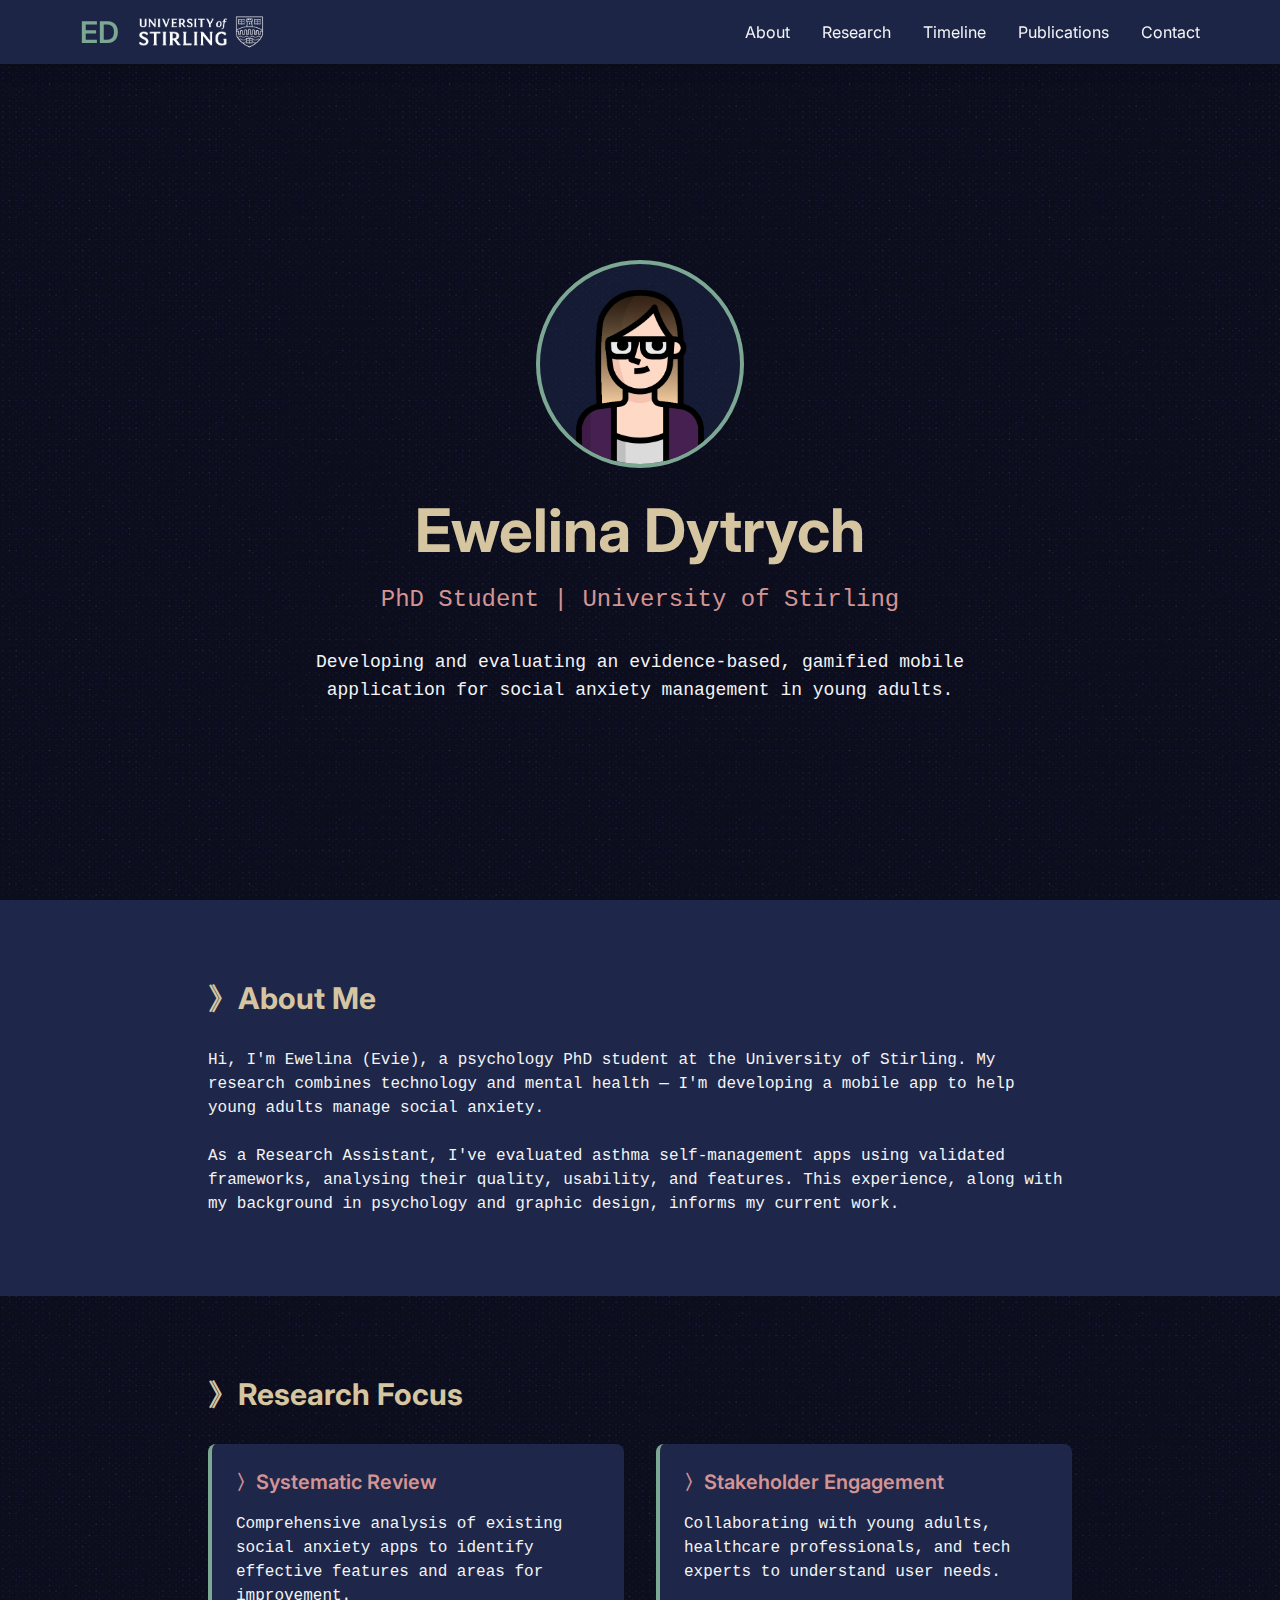
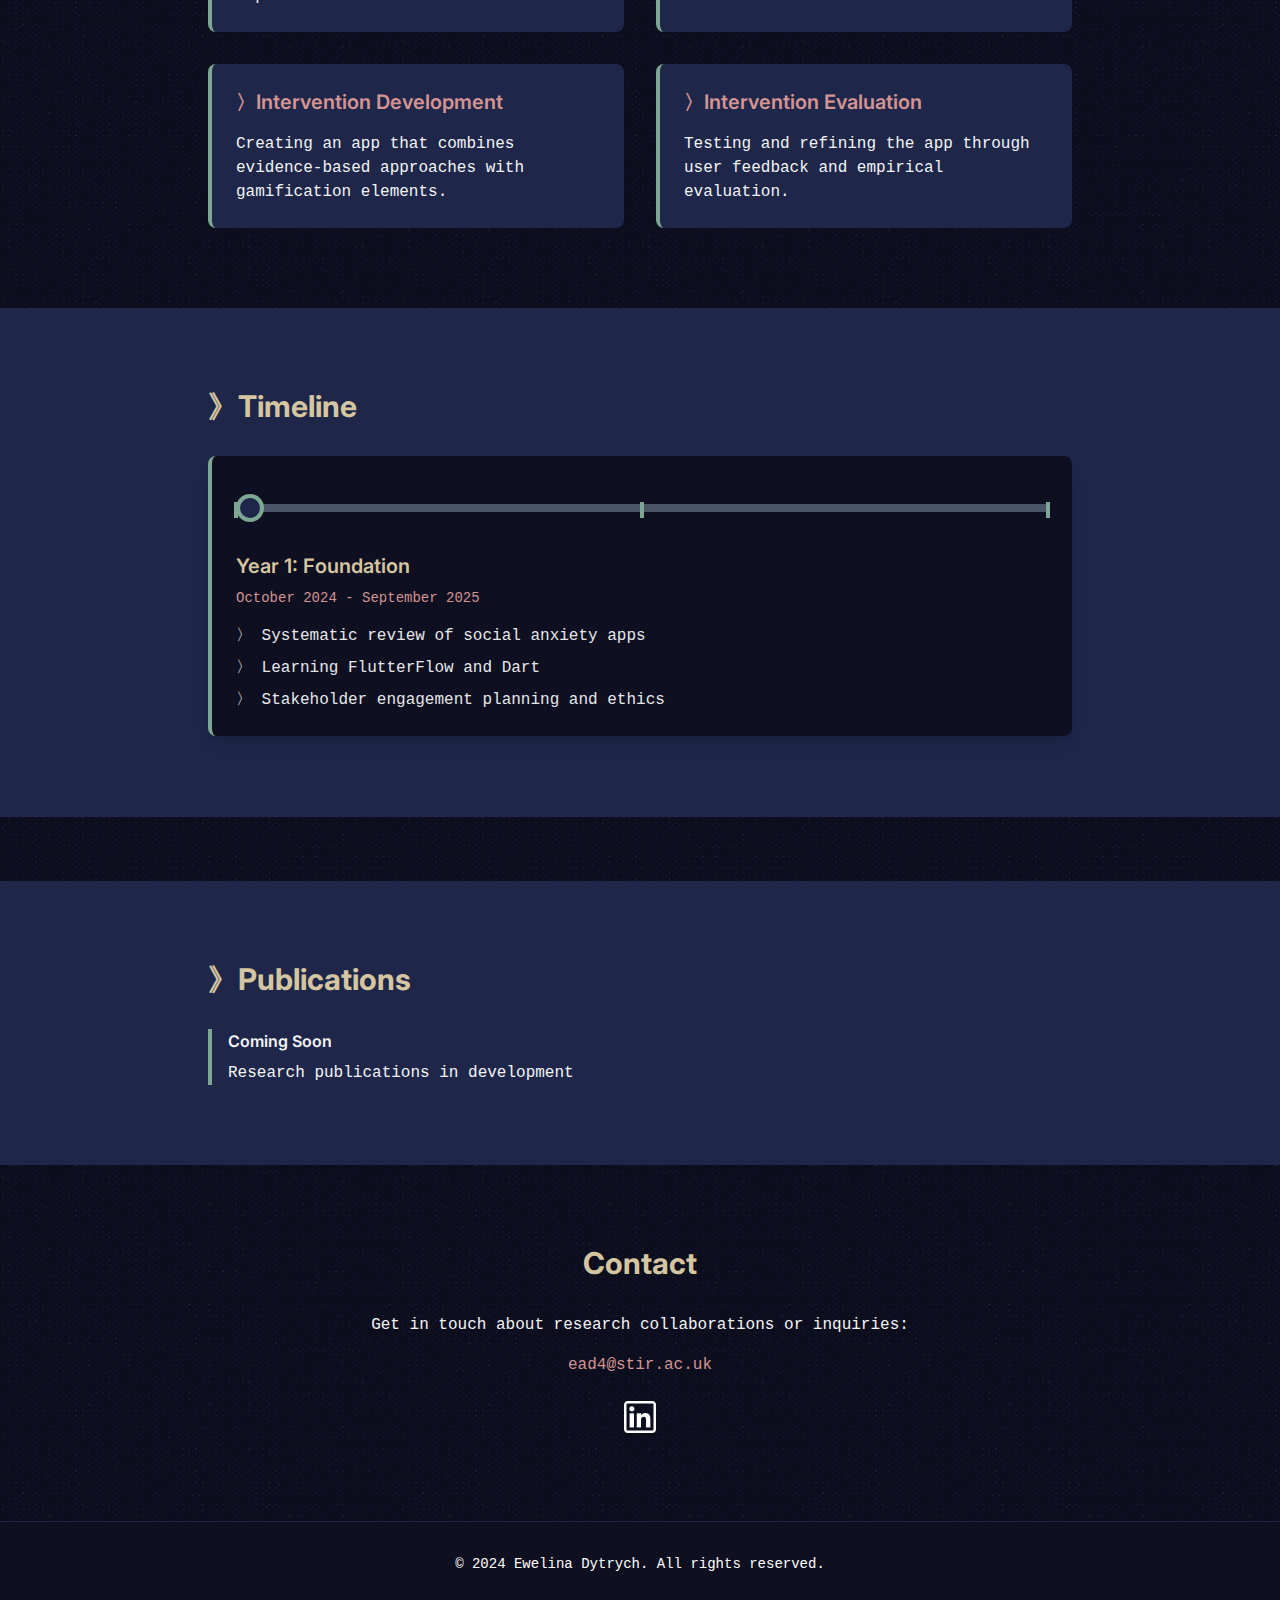
<file: index.html>
<!DOCTYPE html>
<html lang="en">
<head>
    <meta charset="UTF-8">
    <meta name="viewport" content="width=device-width, initial-scale=1.0">
    <title>Ewelina Dytrych - PhD Student</title>

    <!-- Preconnect to Google Fonts to speed up loading -->
    <link rel="preconnect" href="https://fonts.googleapis.com">
    <link rel="preconnect" href="https://fonts.gstatic.com" crossorigin>


    <!-- Load Google Fonts -->
    <link href="https://fonts.googleapis.com/css2?family=Fira+Code:wght@400;700&family=Inter:wght@400;600;700&display=block" rel="stylesheet">

    <!-- Tailwind CSS -->
    <link href="css/output.css" rel="stylesheet">
    <!-- Custom CSS -->
    <link href="css/custom.css" rel="stylesheet">
  
    <style>
        body {
            font-family: 'Space Mono', monospace;
            background-image: url('graphics/twinkle_twinkle.jpg');
            background-repeat: repeat;
            background-size: 400px;
        }
        h1, h2, h3, h4, h5, h6, nav {
            font-family: 'Inter', sans-serif;
        }
    </style>
      
</head>
<body class="text-gray-100">

    <!-- Navigation -->
    <nav class="fixed w-full bg-[#1E2749] bg-opacity-95 shadow-lg z-50">
        <div class="max-w-6xl mx-auto px-4">
            <div class="flex justify-between items-center h-16">
                <!-- Left section: ED and Logo -->
                <div class="flex items-center space-x-4">
                    <a href="index.html" class="text-3xl font-semibold text-[#7BA793]">ED</a>
                    <a href="https://www.stir.ac.uk/">
                        <img src="graphics/stirlinglogowhite.png" alt="Stirling Logo" class="h-auto w-auto max-h-[2.5em]">
                    </a>
                </div>

                <!-- Navigation links -->
                <div class="hidden md:flex md:items-center md:space-x-8" id="nav-links">
                    <a href="#about" class="hover:text-[#7BA793] transition-colors">About</a>
                    <a href="#research" class="hover:text-[#7BA793] transition-colors">Research</a>
                    <a href="#timeline" class="hover:text-[#7BA793] transition-colors">Timeline</a>
                    <a href="#publications" class="hover:text-[#7BA793] transition-colors">Publications</a>
                    <a href="#contact" class="hover:text-[#7BA793] transition-colors">Contact</a>
                </div>

                <!-- Hamburger button -->
                <button id="hamburger" class="md:hidden focus:outline-none">
                    <svg class="h-6 w-6" fill="none" viewBox="0 0 24 24" stroke="currentColor">
                        <path stroke-linecap="round" stroke-linejoin="round" stroke-width="2" d="M4 6h16M4 12h16M4 18h16"/>
                    </svg>
                </button>
            </div>
        </div>

        <!-- Mobile menu -->
        <div id="mobile-menu" class="hidden md:hidden">
            <div class="px-2 pt-2 pb-3 space-y-1 bg-[#1E2749]">
                <a href="#about" class="block px-3 py-2 hover:text-[#7BA793] transition-colors">About</a>
                <a href="#research" class="block px-3 py-2 hover:text-[#7BA793] transition-colors">Research</a>
                <a href="#timeline" class="block px-3 py-2 hover:text-[#7BA793] transition-colors">Timeline</a>
                <a href="#publications" class="block px-3 py-2 hover:text-[#7BA793] transition-colors">Publications</a>
                <a href="#contact" class="block px-3 py-2 hover:text-[#7BA793] transition-colors">Contact</a>
            </div>
        </div>
    </nav>

    <!-- Hero Section -->
    <header class="min-h-screen flex items-center justify-center pt-16">
        <div class="max-w-4xl mx-auto px-4 text-center content-overlay">
            <img src="graphics/avatar.png" alt="Evie Dytrych Avatar" class="w-52 h-52 mx-auto mb-8 rounded-full border-4 border-[#7BA793] bg-[#1E2749] bg-opacity-50">
            <h1 class="text-4xl md:text-6xl font-bold mb-6 text-[#D5C5A0]">Ewelina Dytrych</h1>
            <p class="text-xl md:text-2xl text-[#D49493] mb-8">PhD Student | University of Stirling</p>
            <p class="text-lg max-w-2xl mx-auto">Developing and evaluating an evidence-based, gamified mobile application for social anxiety management in young adults.</p>
        </div>
    </header>

    <!-- About Section -->
    <section id="about" class="py-20 bg-[#1E2749]">
        <div class="max-w-4xl mx-auto px-4">
            <h2 class="text-3xl font-bold mb-8 text-[#D5C5A0]">》About Me</h2>
            <div class="space-y-6">
                <p>Hi, I'm Ewelina (Evie), a psychology PhD student at the University of Stirling. My research combines technology and mental health — I'm developing a mobile app to help young adults manage social anxiety.</p>
                <p>As a Research Assistant, I've evaluated asthma self-management apps using validated frameworks, analysing their quality, usability, and features. This experience, along with my background in psychology and graphic design, informs my current work.</p>
            </div>
        </div>
    </section>

    <!-- Research Section -->
    <section id="research" class="py-20" style="background-image: url('graphics/twinkle_twinkle.jpg'); background-repeat: repeat; background-size: 400px;">
        <div class="max-w-4xl mx-auto px-4">
            <h2 class="text-3xl font-bold mb-8 text-[#D5C5A0]">》Research Focus</h2>
            <div class="grid md:grid-cols-2 gap-8">
                <div class="bg-[#1E2749] p-6 rounded-lg border-l-4 border-[#7BA793]">
                    <h3 class="text-xl font-semibold mb-4">
                        <a href="/systematic-review.html" class="text-[#D49493] hover:text-[#7BA793] transition-colors">〉Systematic Review</a>
                    </h3>
                    <p>Comprehensive analysis of existing social anxiety apps to identify effective features and areas for improvement.</p>
                </div>

                <div class="bg-[#1E2749] p-6 rounded-lg border-l-4 border-[#7BA793]">
                    <h3 class="text-xl font-semibold mb-4">
                        <a href="#stakeholder-engagement" class="text-[#D49493] hover:text-[#7BA793] transition-colors">〉Stakeholder Engagement</a>
                    </h3>
                    <p>Collaborating with young adults, healthcare professionals, and tech experts to understand user needs.</p>
                </div>

                <div class="bg-[#1E2749] p-6 rounded-lg border-l-4 border-[#7BA793]">
                    <h3 class="text-xl font-semibold mb-4">
                        <a href="#intervention-development" class="text-[#D49493] hover:text-[#7BA793] transition-colors">〉Intervention Development</a>
                    </h3>
                    <p>Creating an app that combines evidence-based approaches with gamification elements.</p>
                </div>

                <div class="bg-[#1E2749] p-6 rounded-lg border-l-4 border-[#7BA793]">
                    <h3 class="text-xl font-semibold mb-4">
                        <a href="#intervention-evaluation" class="text-[#D49493] hover:text-[#7BA793] transition-colors">〉Intervention Evaluation</a>
                    </h3>
                    <p>Testing and refining the app through user feedback and empirical evaluation.</p>
                </div>
            </div>
        </div>
    </section>

  <!-- Timeline -->
<section id="timeline" class="py-20 bg-[#1E2749]">
    <div class="max-w-4xl mx-auto px-4">
        <h2 class="text-3xl font-bold mb-8 text-[#D5C5A0]">》Timeline</h2>
        
        <div class="roadmap-container bg-[#0E0F20] p-6 rounded-lg border-l-4 border-[#7BA793] shadow-lg">
            
		<!-- Slider container -->
      <div class="slider-container relative mb-8">
    <!-- Marker lines -->
    <div class="timeline-markers">
        <div class="timeline-marker"></div>
        <div class="timeline-marker"></div>
        <div class="timeline-marker"></div>
    </div>
    
    <input 
        type="range" 
        min="0" 
        max="2" 
        value="0" 
        step="0.01"
        class="timeline-slider"
        id="timeline-slider"
    >
    
    
</div>

            <!-- Slides -->
            <div class="roadmap-slides">
                <div class="roadmap-slide active">
                    <h3 class="text-xl font-semibold text-[#D5C5A0] mb-2">Year 1: Foundation</h3>
                    <p class="text-[#D49493] text-sm mb-4">October 2024 - September 2025</p>
                    <ul class="space-y-2">
                        <li class="text-gray-200">〉 Systematic review of social anxiety apps</li>
                        <li class="text-gray-200">〉 Learning FlutterFlow and Dart</li>
                        <li class="text-gray-200">〉 Stakeholder engagement planning and ethics</li>
                    </ul>
                </div>

                <div class="roadmap-slide">
                    <h3 class="text-xl font-semibold text-[#D5C5A0] mb-2">Year 2: Development</h3>
                    <p class="text-[#D49493] text-sm mb-4">October 2025 - September 2026</p>
                    <ul class="space-y-2">
                        <li class="text-gray-200">〉 Stakeholder interviews & analysis</li>
                        <li class="text-gray-200">〉 App prototype development</li>
                        <li class="text-gray-200">〉 Ethics application for testing</li>
                    </ul>
                </div>

                <div class="roadmap-slide">
                    <h3 class="text-xl font-semibold text-[#D5C5A0] mb-2">Year 3: Evaluation</h3>
                    <p class="text-[#D49493] text-sm mb-4">October 2026 - September 2027</p>
                    <ul class="space-y-2">
                        <li class="text-gray-200">〉 App testing with young adults</li>
                        <li class="text-gray-200">〉 Mixed methods evaluation</li>
                        <li class="text-gray-200">〉 Thesis writing and submission</li>
                    </ul>
                </div>

            </div>
        </div>
    </div>
</section>

    <!-- Separator -->
       <section id="separator" class="py-8 border-t border-[#1E2749]" style="background-image: url('graphics/twinkle_twinkle.jpg'); background-repeat: repeat; background-size: 400px;">
        <div class="max-w-4xl mx-auto px-4 text-center"></div>
    </section>
    

    <!-- Publications Section -->
    <section id="publications" class="py-20 bg-[#1E2749]">
        <div class="max-w-4xl mx-auto px-4">
            <h2 class="text-3xl font-bold mb-8 text-[#D5C5A0]">》Publications</h2>
            <div class="space-y-8">
                <div class="border-l-4 border-[#7BA793] pl-4">
                    <h3 class="font-semibold mb-2">Coming Soon</h3>
                    <p>Research publications in development</p>
                </div>
            </div>
        </div>
    </section>

    <!-- Contact Section -->
    <section id="contact" class="py-20" style="background-image: url('graphics/twinkle_twinkle.jpg'); background-repeat: repeat; background-size: 400px;">
        <div class="max-w-4xl mx-auto px-4 text-center">
            <h2 class="text-3xl font-bold mb-8 text-[#D5C5A0]">Contact</h2>
            <p class="mb-4">Get in touch about research collaborations or inquiries:</p>
            <a href="mailto:ead4@stir.ac.uk" class="text-[#D49493] hover:text-[#7BA793] transition-colors block">ead4@stir.ac.uk</a><br>
            <a href="https://www.linkedin.com/in/ewelinadytrych" class="inline-flex items-center">
                <img src="graphics/linkedin.png" alt="LinkedIn Profile" class="w-8 h-8 transition-transform hover:scale-120"> 
            </a>
        </div>
    </section>

    <!-- Footer -->
    <footer class="py-8 bg-[#0E0F20] border-t border-[#1E2749]">
        <div class="max-w-4xl mx-auto px-4 text-center">
            <p class="text-sm text-[#FFFFFF]">&copy; 2024 Ewelina Dytrych. All rights reserved.</p>
        </div>
    </footer>

    <!-- JavaScript -->
    <script src="js/main.js"></script>

</body>
</html>
</file>
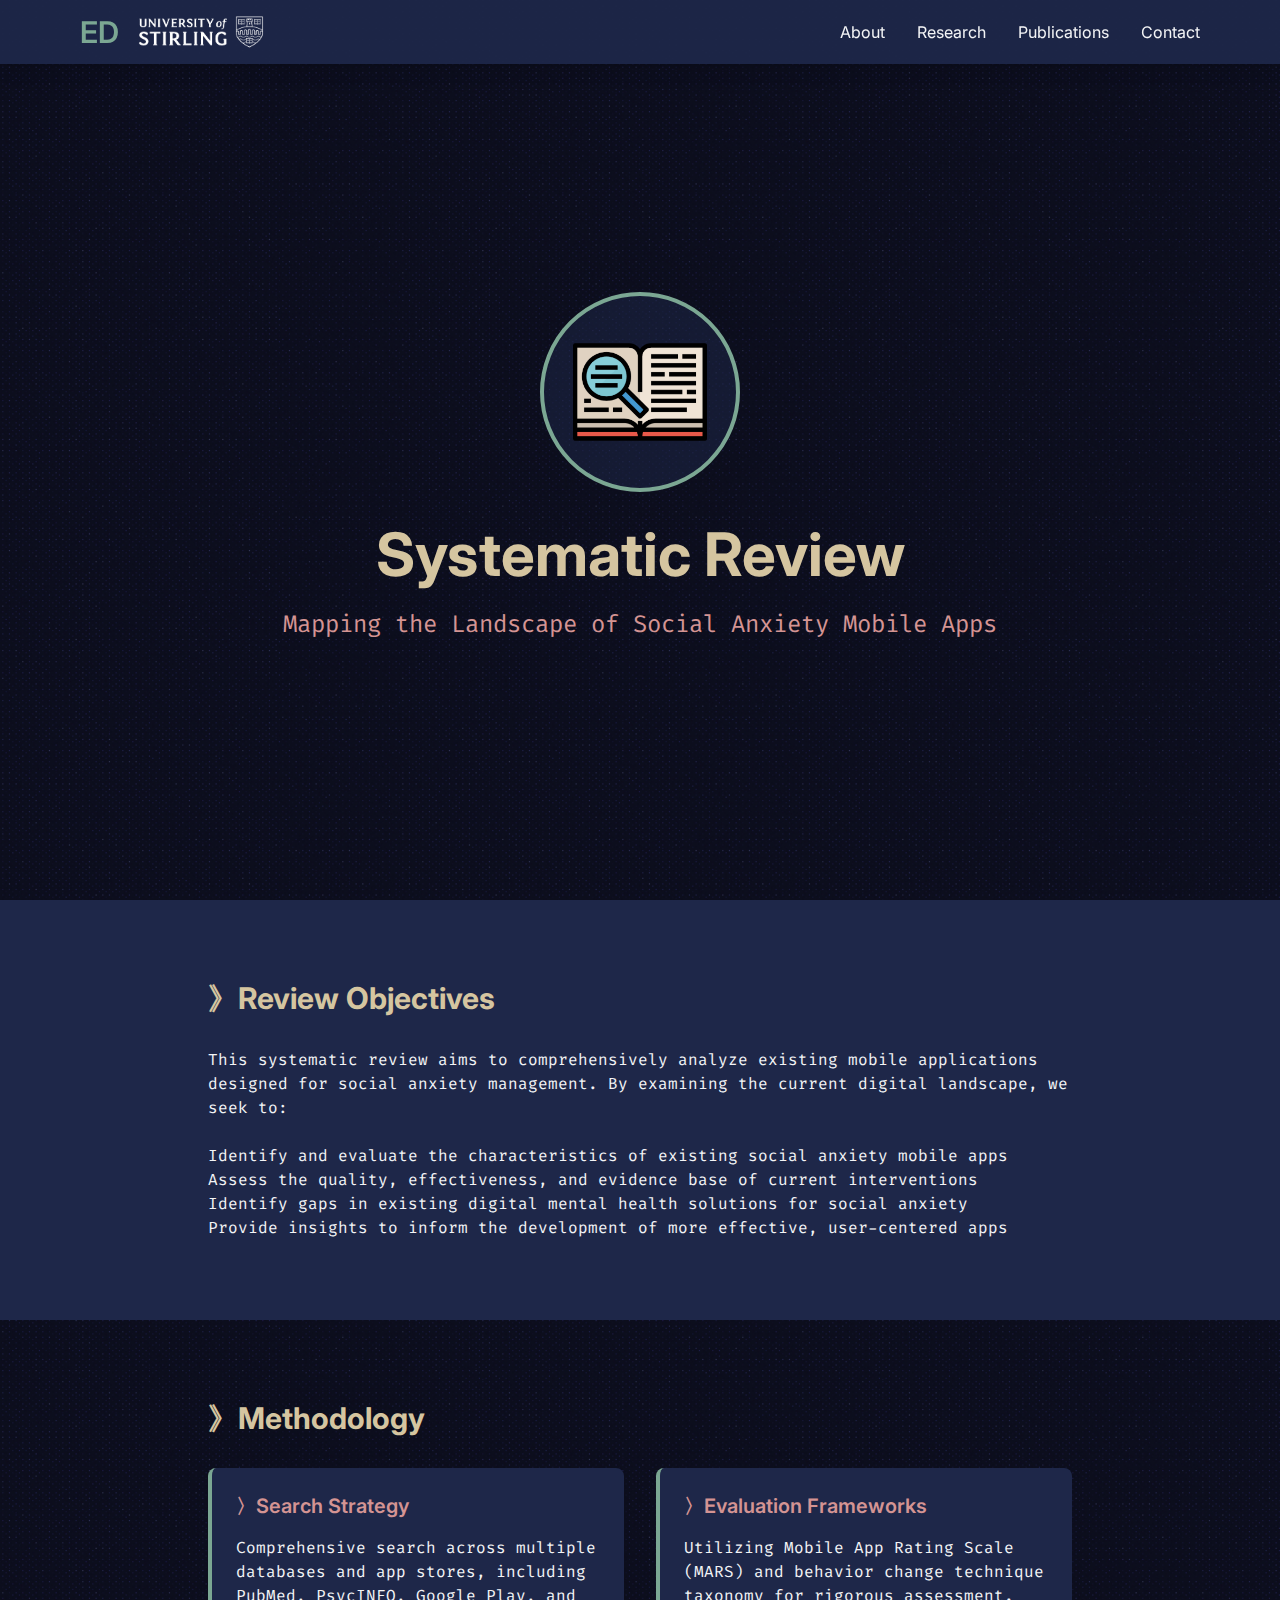
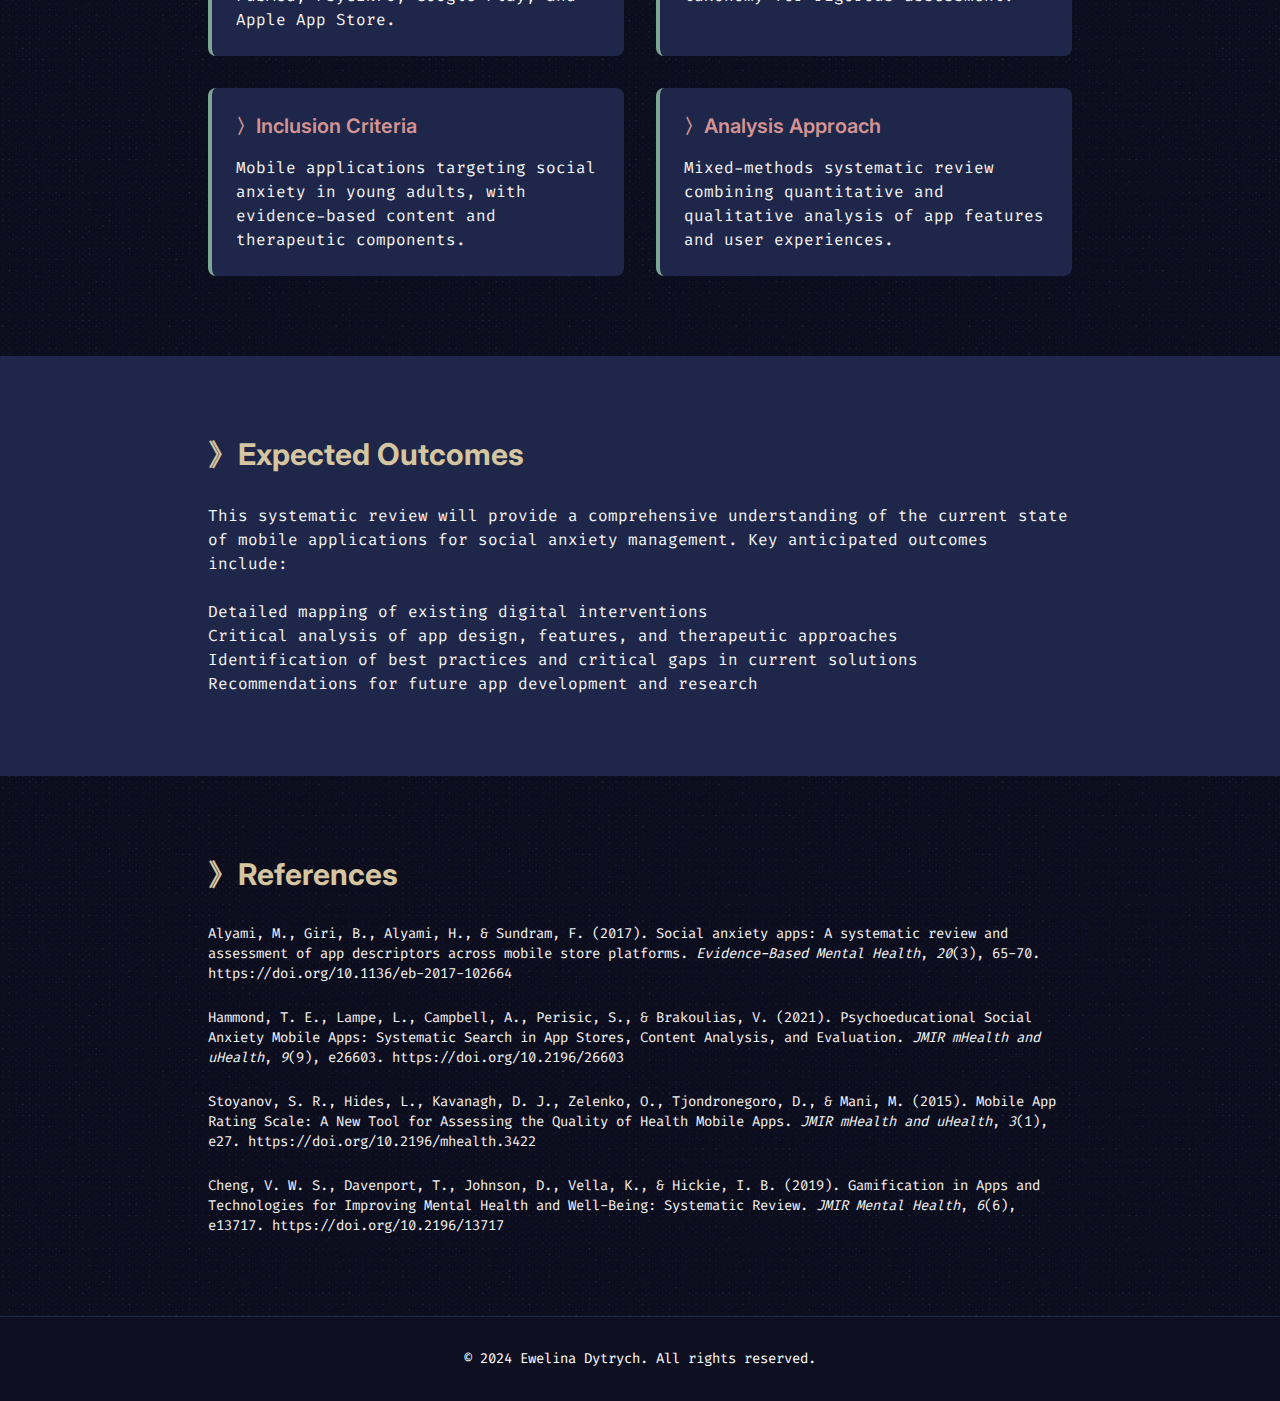
<file: systematic-review.html>
<!DOCTYPE html>
<html lang="en">
<head>
    <meta charset="UTF-8">
    <meta name="viewport" content="width=device-width, initial-scale=1.0">
    <title>Systematic Review - Ewelina Dytrych</title>
    <link href="https://fonts.googleapis.com/css2?family=Fira+Code:wght@400;700&family=Inter:wght@400;600;700&display=swap" rel="stylesheet">
    <link href="output.css" rel="stylesheet">
    <style>
        body {
            font-family: 'Fira Code', monospace;
            background-image: url('graphics/twinkle_twinkle.jpg');
            font-display: swap;
            background-repeat: repeat;
            background-size: 400px;
        }
        
        h1, h2, h3, h4, h5, h6, nav {
            font-family: 'Inter', sans-serif;
        }

        #mobile-menu {
            transition: all 0.3s ease-in-out;
        }

        @media (max-width: 768px) {
            #mobile-menu.show {
                display: block;
            }
        }

        .circular-image {
            width: 200px;
            height: 200px;
            border-radius: 50%;
            overflow: hidden;
            display: flex;
            justify-content: center;
            align-items: center;
            border: 4px solid #7BA793;
            background-color: #1E2749;
            background-color: rgba(30, 39, 73, 0.5);
        }

        .circular-image img {
            max-width: 70%;
            max-height: 70%;
            object-fit: contain;
        }
    </style>
</head>
<body class="bg-[#0E0F20] text-gray-100">

    <!-- Navigation -->
    <nav class="fixed w-full bg-[#1E2749] bg-opacity-95 shadow-lg z-50">
        <div class="max-w-6xl mx-auto px-4">
            <div class="flex justify-between items-center h-16">
                <!-- Left section: ED and Logo -->
                <div class="flex items-center space-x-4">
                    <a href="#" class="text-3xl font-semibold text-[#7BA793]">ED</a>
                    <a href="https://www.stir.ac.uk/">
                        <img src="graphics/stirlinglogowhite.png" alt="Stirling Logo" class="h-auto w-auto max-h-[2.5em]">
                    </a>
                </div>

                <!-- Navigation links -->
                <div class="hidden md:flex md:items-center md:space-x-8" id="nav-links">
                    <a href="index.html#about" class="hover:text-[#7BA793] transition-colors">About</a>
                    <a href="index.html#research" class="hover:text-[#7BA793] transition-colors">Research</a>
                    <a href="index.html#publications" class="hover:text-[#7BA793] transition-colors">Publications</a>
                    <a href="index.html#contact" class="hover:text-[#7BA793] transition-colors">Contact</a>
                </div>

                <!-- Hamburger button -->
                <button id="hamburger" class="md:hidden focus:outline-none">
                    <svg class="h-6 w-6" fill="none" viewBox="0 0 24 24" stroke="currentColor">
                        <path stroke-linecap="round" stroke-linejoin="round" stroke-width="2" d="M4 6h16M4 12h16M4 18h16"/>
                    </svg>
                </button>
            </div>
        </div>

        <!-- Mobile menu -->
        <div id="mobile-menu" class="hidden md:hidden">
            <div class="px-2 pt-2 pb-3 space-y-1 bg-[#1E2749]">
                <a href="index.html#about" class="block px-3 py-2 hover:text-[#7BA793] transition-colors">About</a>
                <a href="index.html#research" class="block px-3 py-2 hover:text-[#7BA793] transition-colors">Research</a>
                <a href="index.html#publications" class="block px-3 py-2 hover:text-[#7BA793] transition-colors">Publications</a>
                <a href="index.html#contact" class="block px-3 py-2 hover:text-[#7BA793] transition-colors">Contact</a>
            </div>
        </div>
    </nav>

    <!-- Hero Section -->
    <header class="min-h-screen flex items-center justify-center pt-16">
        <div class="max-w-4xl mx-auto px-4 text-center content-overlay">
            <div class="circular-image mb-8 mx-auto">
                <img src="graphics/systematicreview.png" alt="Systematic Review Illustration">
            </div>
            <h1 class="text-4xl md:text-6xl font-bold mb-6 text-[#D5C5A0]">Systematic Review</h1>
            <p class="text-xl md:text-2xl text-[#D49493] mb-8">Mapping the Landscape of Social Anxiety Mobile Apps</p>
        </div>
    </header>

    <!-- Review Overview Section -->
    <section class="py-20 bg-[#1E2749]">
        <div class="max-w-4xl mx-auto px-4">
            <h2 class="text-3xl font-bold mb-8 text-[#D5C5A0]">》Review Objectives</h2>
            <div class="space-y-6 text-gray-300">
                <p>This systematic review aims to comprehensively analyze existing mobile applications designed for social anxiety management. By examining the current digital landscape, we seek to:</p>
                <ul class="list-disc pl-8 space-y-4">
                    <li>Identify and evaluate the characteristics of existing social anxiety mobile apps</li>
                    <li>Assess the quality, effectiveness, and evidence base of current interventions</li>
                    <li>Identify gaps in existing digital mental health solutions for social anxiety</li>
                    <li>Provide insights to inform the development of more effective, user-centered apps</li>
                </ul>
            </div>
        </div>
    </section>

    <!-- Methodology Section -->
    <section class="py-20" style="background-image: url('graphics/twinkle_twinkle.jpg'); background-repeat: repeat; background-size: 400px;">
        <div class="max-w-4xl mx-auto px-4">
            <h2 class="text-3xl font-bold mb-8 text-[#D5C5A0]">》Methodology</h2>
            <div class="grid md:grid-cols-2 gap-8">
                <div class="bg-[#1E2749] p-6 rounded-lg border-l-4 border-[#7BA793]">
                    <h3 class="text-xl font-semibold mb-4 text-[#D49493]">〉Search Strategy</h3>
                    <p>Comprehensive search across multiple databases and app stores, including PubMed, PsycINFO, Google Play, and Apple App Store.</p>
                </div>

                <div class="bg-[#1E2749] p-6 rounded-lg border-l-4 border-[#7BA793]">
                    <h3 class="text-xl font-semibold mb-4 text-[#D49493]">〉Evaluation Frameworks</h3>
                    <p>Utilizing Mobile App Rating Scale (MARS) and behavior change technique taxonomy for rigorous assessment.</p>
                </div>

                <div class="bg-[#1E2749] p-6 rounded-lg border-l-4 border-[#7BA793]">
                    <h3 class="text-xl font-semibold mb-4 text-[#D49493]">〉Inclusion Criteria</h3>
                    <p>Mobile applications targeting social anxiety in young adults, with evidence-based content and therapeutic components.</p>
                </div>

                <div class="bg-[#1E2749] p-6 rounded-lg border-l-4 border-[#7BA793]">
                    <h3 class="text-xl font-semibold mb-4 text-[#D49493]">〉Analysis Approach</h3>
                    <p>Mixed-methods systematic review combining quantitative and qualitative analysis of app features and user experiences.</p>
                </div>
            </div>
        </div>
    </section>

    <!-- Expected Outcomes Section -->
    <section class="py-20 bg-[#1E2749]">
        <div class="max-w-4xl mx-auto px-4">
            <h2 class="text-3xl font-bold mb-8 text-[#D5C5A0]">》Expected Outcomes</h2>
            <div class="space-y-6 text-gray-300">
                <p>This systematic review will provide a comprehensive understanding of the current state of mobile applications for social anxiety management. Key anticipated outcomes include:</p>
                <ul class="list-disc pl-8 space-y-4">
                    <li>Detailed mapping of existing digital interventions</li>
                    <li>Critical analysis of app design, features, and therapeutic approaches</li>
                    <li>Identification of best practices and critical gaps in current solutions</li>
                    <li>Recommendations for future app development and research</li>
                </ul>
            </div>
        </div>
    </section>

<!-- References Section -->
<section class="py-20" style="background-image: url('graphics/twinkle_twinkle.jpg'); background-repeat: repeat; background-size: 400px;">
    <div class="max-w-4xl mx-auto px-4">
        <h2 class="text-3xl font-bold mb-8 text-[#D5C5A0]">》References</h2>
        <div class="text-gray-300 space-y-6">
            <p class="text-sm leading-relaxed">
                Alyami, M., Giri, B., Alyami, H., & Sundram, F. (2017). Social anxiety apps: A systematic review and assessment of app descriptors across mobile store platforms. <em>Evidence-Based Mental Health</em>, <em>20</em>(3), 65-70. <a href="https://doi.org/10.1136/eb-2017-102664" class="hover:text-[#7BA793] transition-colors">https://doi.org/10.1136/eb-2017-102664</a>
            </p>
            <p class="text-sm leading-relaxed">
                Hammond, T. E., Lampe, L., Campbell, A., Perisic, S., & Brakoulias, V. (2021). Psychoeducational Social Anxiety Mobile Apps: Systematic Search in App Stores, Content Analysis, and Evaluation. <em>JMIR mHealth and uHealth</em>, <em>9</em>(9), e26603. <a href="https://doi.org/10.2196/26603" class="hover:text-[#7BA793] transition-colors">https://doi.org/10.2196/26603</a>
            </p>
            <p class="text-sm leading-relaxed">
                Stoyanov, S. R., Hides, L., Kavanagh, D. J., Zelenko, O., Tjondronegoro, D., & Mani, M. (2015). Mobile App Rating Scale: A New Tool for Assessing the Quality of Health Mobile Apps. <em>JMIR mHealth and uHealth</em>, <em>3</em>(1), e27. https://doi.org/10.2196/mhealth.3422
            </p>
            <p class="text-sm leading-relaxed">
                Cheng, V. W. S., Davenport, T., Johnson, D., Vella, K., & Hickie, I. B. (2019). Gamification in Apps and Technologies for Improving Mental Health and Well-Being: Systematic Review. <em>JMIR Mental Health</em>, <em>6</em>(6), e13717. https://doi.org/10.2196/13717
            </p>
        </div>
    </div>
</section>

    <!-- Footer -->
    <footer class="py-8 bg-[#0E0F20] border-t border-[#1E2749]">
        <div class="max-w-4xl mx-auto px-4 text-center">
            <p class="text-sm text-[#FFFFFF]">&copy; 2024 Ewelina Dytrych. All rights reserved.</p>
        </div>
    </footer>

    <script>
        document.addEventListener('DOMContentLoaded', () => {
            const hamburger = document.getElementById('hamburger');
            const mobileMenu = document.getElementById('mobile-menu');

            hamburger.addEventListener('click', () => {
                mobileMenu.classList.toggle('hidden');
                mobileMenu.classList.toggle('show');
            });

            // Close mobile menu when clicking a link
            const mobileLinks = mobileMenu.getElementsByTagName('a');
            for (const link of mobileLinks) {
                link.addEventListener('click', () => {
                    mobileMenu.classList.add('hidden');
                    mobileMenu.classList.remove('show');
                });
            }

            // Close mobile menu when clicking outside
            document.addEventListener('click', (e) => {
                if (!hamburger.contains(e.target) && !mobileMenu.contains(e.target)) {
                    mobileMenu.classList.add('hidden');
                    mobileMenu.classList.remove('show');
                }
            });
        });
    </script>
</body>
</html>
</file>
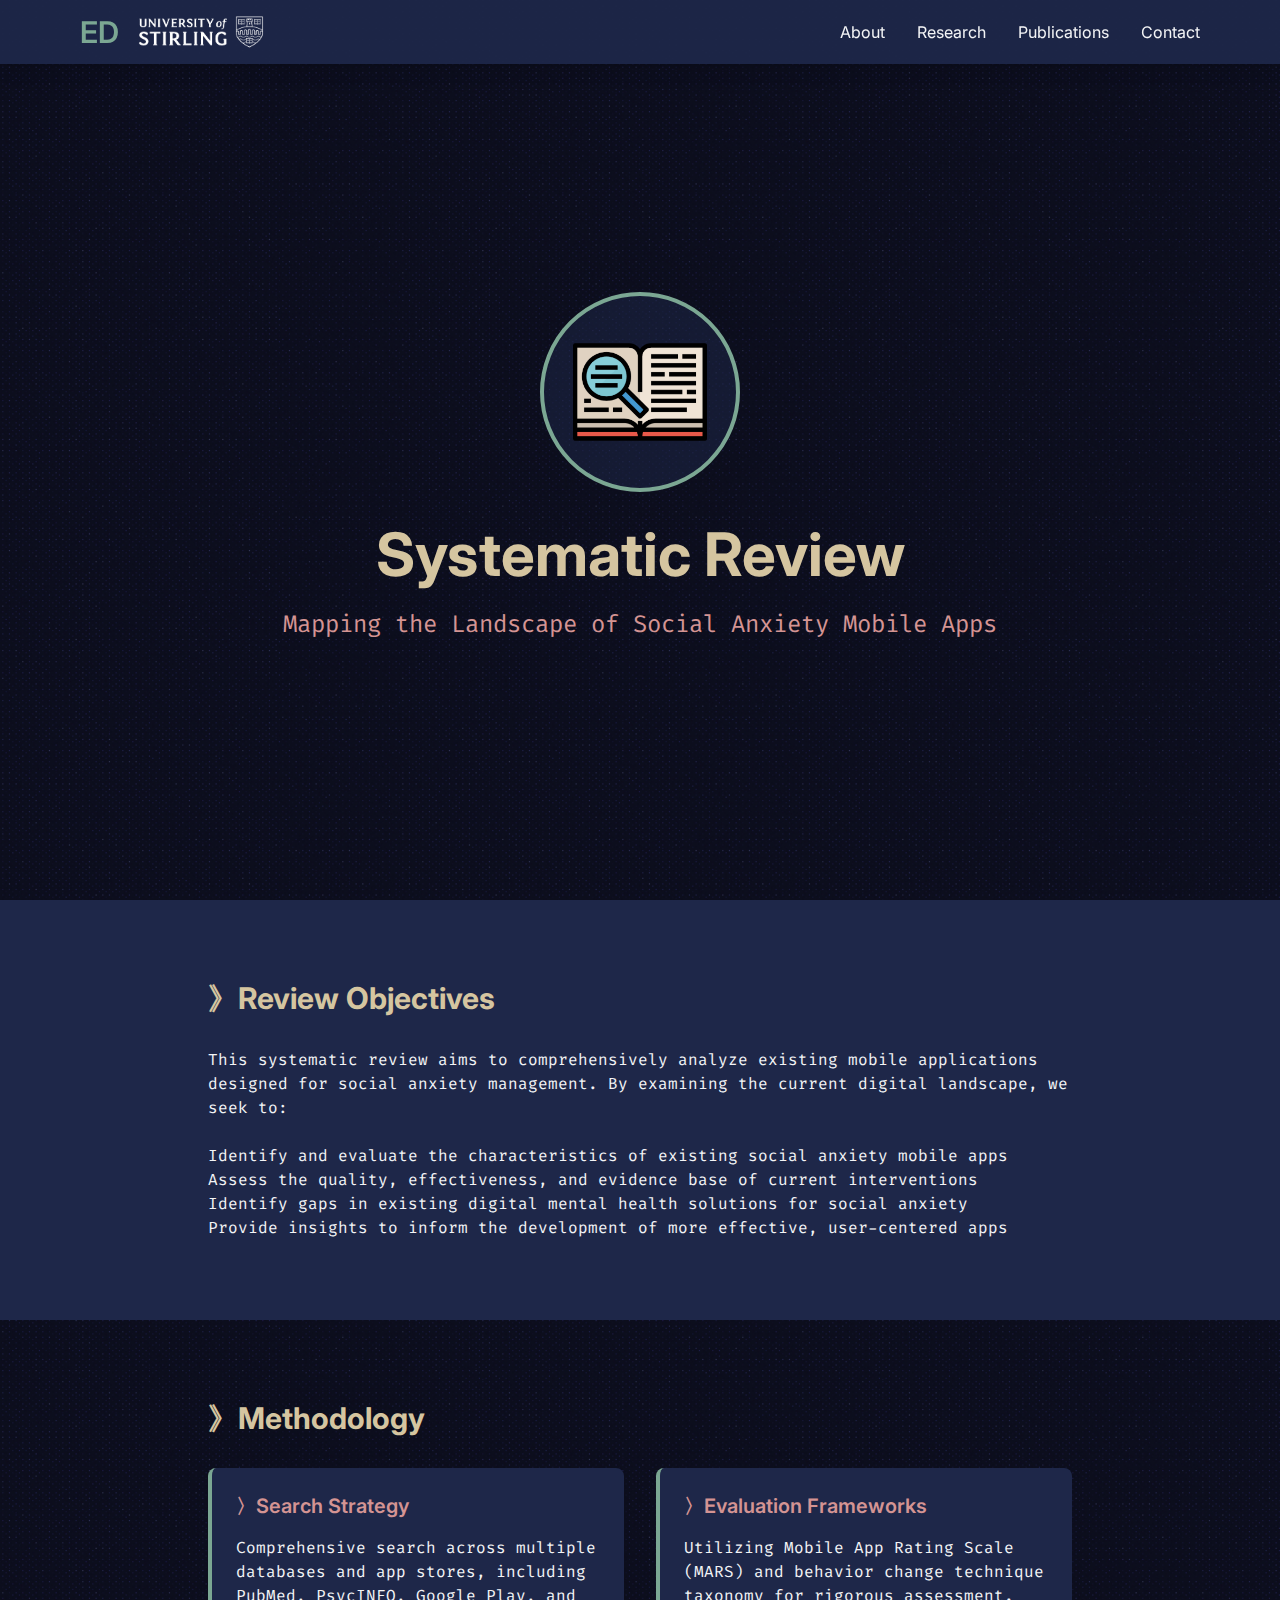
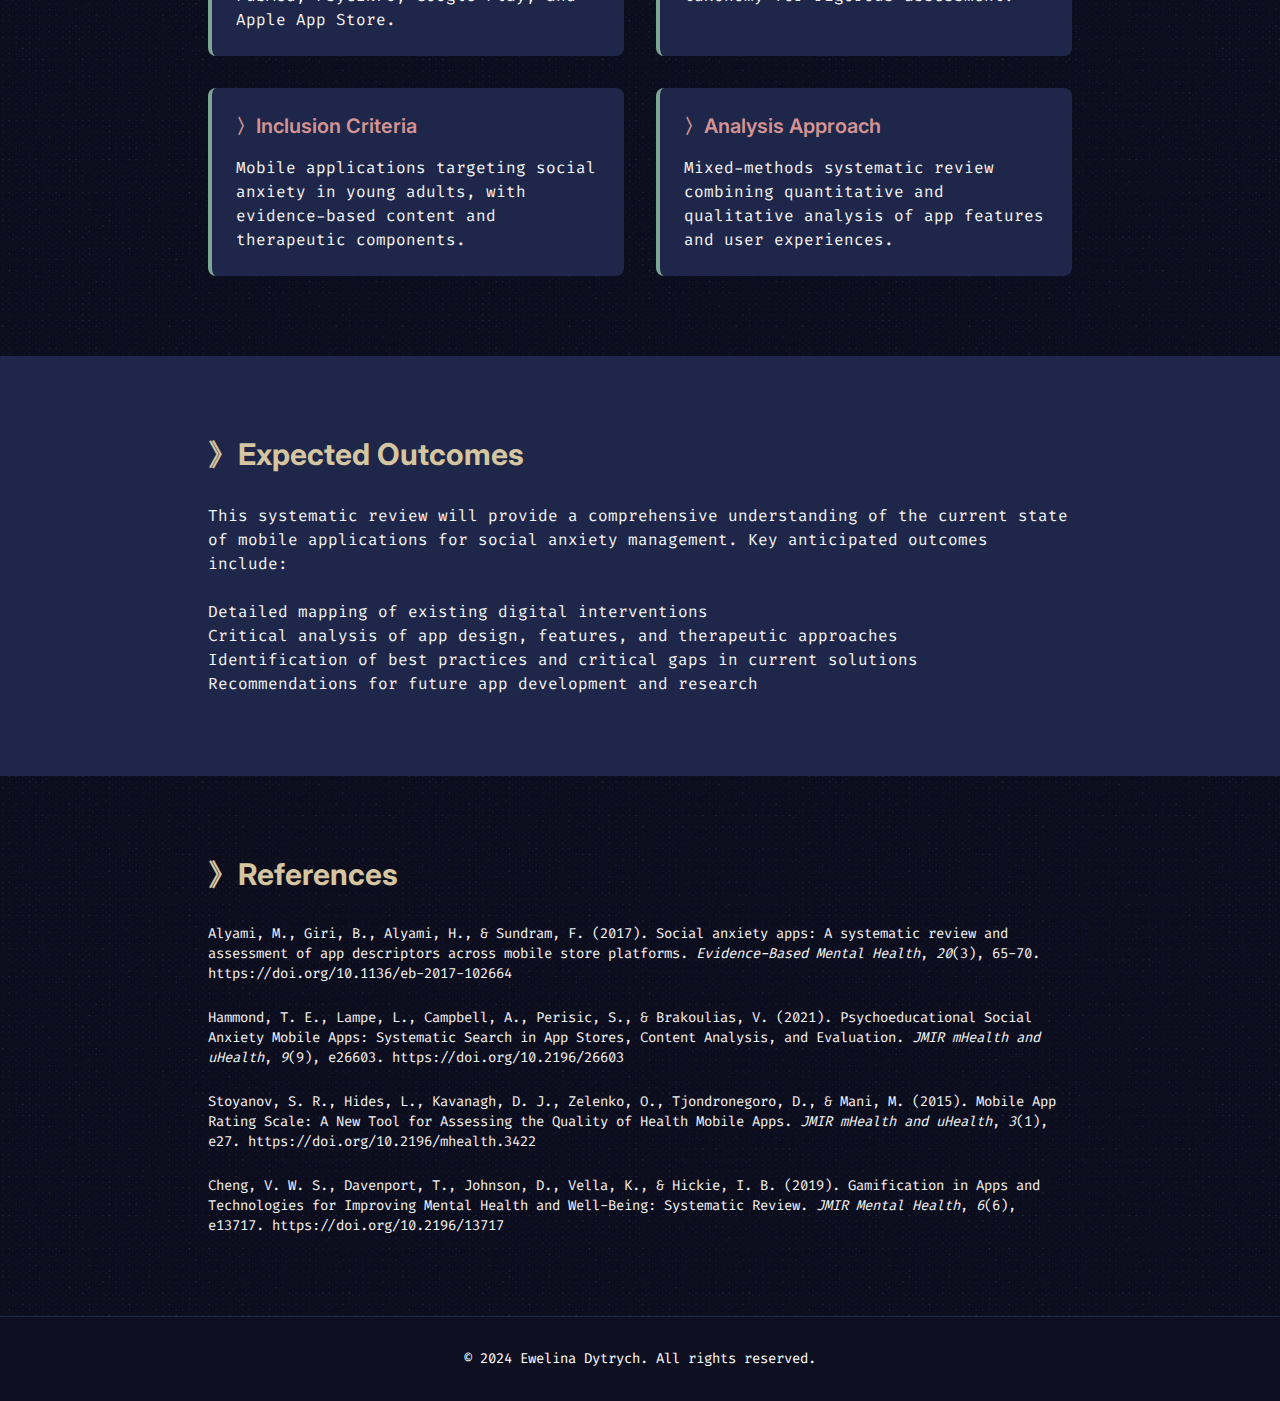
<file: systematic-review1.html>
<!DOCTYPE html>
<html lang="en">
<head>
    <meta charset="UTF-8">
    <meta name="viewport" content="width=device-width, initial-scale=1.0">
    <title>Ewelina Dytrych - Systematic Review</title>

     <!-- Preconnect to Google Fonts to speed up loading -->
     <link rel="preconnect" href="https://fonts.googleapis.com">
     <link rel="preconnect" href="https://fonts.gstatic.com" crossorigin>
 
     <!-- Load Google Fonts -->
     <link href="https://fonts.googleapis.com/css2?family=Fira+Code:wght@400;700&family=Inter:wght@400;600;700&display=block" rel="stylesheet">
    
     <!-- Tailwind CSS -->
     <link href="output.css" rel="stylesheet">
        <style>
        body {
            font-family: 'Fira Code', monospace;
            background-image: url('graphics/twinkle_twinkle.jpg');
            background-repeat: repeat;
            background-size: 400px;
        }
        
        h1, h2, h3, h4, h5, h6, nav {
            font-family: 'Inter', sans-serif;
        }

        #mobile-menu {
            transition: all 0.3s ease-in-out;
        }

        @media (max-width: 768px) {
            #mobile-menu.show {
                display: block;
            }
        }

        .circular-image {
            width: 200px;
            height: 200px;
            border-radius: 50%;
            overflow: hidden;
            display: flex;
            justify-content: center;
            align-items: center;
            border: 4px solid #7BA793;
            background-color: #1E2749;
            background-color: rgba(30, 39, 73, 0.5);
        }

        .circular-image img {
            max-width: 70%;
            max-height: 70%;
            object-fit: contain;
        }
    </style>
</head>
<body class="bg-[#0E0F20] text-gray-100">

    <!-- Navigation -->
    <nav class="fixed w-full bg-[#1E2749] bg-opacity-95 shadow-lg z-50">
        <div class="max-w-6xl mx-auto px-4">
            <div class="flex justify-between items-center h-16">
                <!-- Left section: ED and Logo -->
                <div class="flex items-center space-x-4">
                    <a href="#" class="text-3xl font-semibold text-[#7BA793]">ED</a>
                    <a href="https://www.stir.ac.uk/">
                        <img src="graphics/stirlinglogowhite.png" alt="Stirling Logo" class="h-auto w-auto max-h-[2.5em]">
                    </a>
                </div>

                <!-- Navigation links -->
                <div class="hidden md:flex md:items-center md:space-x-8" id="nav-links">
                    <a href="index.html#about" class="hover:text-[#7BA793] transition-colors">About</a>
                    <a href="index.html#research" class="hover:text-[#7BA793] transition-colors">Research</a>
                    <a href="index.html#publications" class="hover:text-[#7BA793] transition-colors">Publications</a>
                    <a href="index.html#contact" class="hover:text-[#7BA793] transition-colors">Contact</a>
                </div>

                <!-- Hamburger button -->
                <button id="hamburger" class="md:hidden focus:outline-none">
                    <svg class="h-6 w-6" fill="none" viewBox="0 0 24 24" stroke="currentColor">
                        <path stroke-linecap="round" stroke-linejoin="round" stroke-width="2" d="M4 6h16M4 12h16M4 18h16"/>
                    </svg>
                </button>
            </div>
        </div>

        <!-- Mobile menu -->
        <div id="mobile-menu" class="hidden md:hidden">
            <div class="px-2 pt-2 pb-3 space-y-1 bg-[#1E2749]">
                <a href="index.html#about" class="block px-3 py-2 hover:text-[#7BA793] transition-colors">About</a>
                <a href="index.html#research" class="block px-3 py-2 hover:text-[#7BA793] transition-colors">Research</a>
                <a href="index.html#publications" class="block px-3 py-2 hover:text-[#7BA793] transition-colors">Publications</a>
                <a href="index.html#contact" class="block px-3 py-2 hover:text-[#7BA793] transition-colors">Contact</a>
            </div>
        </div>
    </nav>

    <!-- Hero Section -->
    <header class="min-h-screen flex items-center justify-center pt-16">
        <div class="max-w-4xl mx-auto px-4 text-center content-overlay">
            <div class="circular-image mb-8 mx-auto">
                <img src="graphics/systematicreview.png" alt="Systematic Review Illustration">
            </div>
            <h1 class="text-4xl md:text-6xl font-bold mb-6 text-[#D5C5A0]">Systematic Review</h1>
            <p class="text-xl md:text-2xl text-[#D49493] mb-8">Mapping the Landscape of Social Anxiety Mobile Apps</p>
        </div>
    </header>

    <!-- Review Overview Section -->
    <section class="py-20 bg-[#1E2749]">
        <div class="max-w-4xl mx-auto px-4">
            <h2 class="text-3xl font-bold mb-8 text-[#D5C5A0]">》Review Objectives</h2>
            <div class="space-y-6 text-gray-300">
                <p>This systematic review aims to comprehensively analyze existing mobile applications designed for social anxiety management. By examining the current digital landscape, we seek to:</p>
                <ul class="list-disc pl-8 space-y-4">
                    <li>Identify and evaluate the characteristics of existing social anxiety mobile apps</li>
                    <li>Assess the quality, effectiveness, and evidence base of current interventions</li>
                    <li>Identify gaps in existing digital mental health solutions for social anxiety</li>
                    <li>Provide insights to inform the development of more effective, user-centered apps</li>
                </ul>
            </div>
        </div>
    </section>

    <!-- Methodology Section -->
    <section class="py-20" style="background-image: url('graphics/twinkle_twinkle.jpg'); background-repeat: repeat; background-size: 400px;">
        <div class="max-w-4xl mx-auto px-4">
            <h2 class="text-3xl font-bold mb-8 text-[#D5C5A0]">》Methodology</h2>
            <div class="grid md:grid-cols-2 gap-8">
                <div class="bg-[#1E2749] p-6 rounded-lg border-l-4 border-[#7BA793]">
                    <h3 class="text-xl font-semibold mb-4 text-[#D49493]">〉Search Strategy</h3>
                    <p>Comprehensive search across multiple databases and app stores, including PubMed, PsycINFO, Google Play, and Apple App Store.</p>
                </div>

                <div class="bg-[#1E2749] p-6 rounded-lg border-l-4 border-[#7BA793]">
                    <h3 class="text-xl font-semibold mb-4 text-[#D49493]">〉Evaluation Frameworks</h3>
                    <p>Utilizing Mobile App Rating Scale (MARS) and behavior change technique taxonomy for rigorous assessment.</p>
                </div>

                <div class="bg-[#1E2749] p-6 rounded-lg border-l-4 border-[#7BA793]">
                    <h3 class="text-xl font-semibold mb-4 text-[#D49493]">〉Inclusion Criteria</h3>
                    <p>Mobile applications targeting social anxiety in young adults, with evidence-based content and therapeutic components.</p>
                </div>

                <div class="bg-[#1E2749] p-6 rounded-lg border-l-4 border-[#7BA793]">
                    <h3 class="text-xl font-semibold mb-4 text-[#D49493]">〉Analysis Approach</h3>
                    <p>Mixed-methods systematic review combining quantitative and qualitative analysis of app features and user experiences.</p>
                </div>
            </div>
        </div>
    </section>

    <!-- Expected Outcomes Section -->
    <section class="py-20 bg-[#1E2749]">
        <div class="max-w-4xl mx-auto px-4">
            <h2 class="text-3xl font-bold mb-8 text-[#D5C5A0]">》Expected Outcomes</h2>
            <div class="space-y-6 text-gray-300">
                <p>This systematic review will provide a comprehensive understanding of the current state of mobile applications for social anxiety management. Key anticipated outcomes include:</p>
                <ul class="list-disc pl-8 space-y-4">
                    <li>Detailed mapping of existing digital interventions</li>
                    <li>Critical analysis of app design, features, and therapeutic approaches</li>
                    <li>Identification of best practices and critical gaps in current solutions</li>
                    <li>Recommendations for future app development and research</li>
                </ul>
            </div>
        </div>
    </section>

<!-- References Section -->
<section class="py-20" style="background-image: url('graphics/twinkle_twinkle.jpg'); background-repeat: repeat; background-size: 400px;">
    <div class="max-w-4xl mx-auto px-4">
        <h2 class="text-3xl font-bold mb-8 text-[#D5C5A0]">》References</h2>
        <div class="text-gray-300 space-y-6">
            <p class="text-sm leading-relaxed">
                Alyami, M., Giri, B., Alyami, H., & Sundram, F. (2017). Social anxiety apps: A systematic review and assessment of app descriptors across mobile store platforms. <em>Evidence-Based Mental Health</em>, <em>20</em>(3), 65-70. <a href="https://doi.org/10.1136/eb-2017-102664" class="hover:text-[#7BA793] transition-colors">https://doi.org/10.1136/eb-2017-102664</a>
            </p>
            <p class="text-sm leading-relaxed">
                Hammond, T. E., Lampe, L., Campbell, A., Perisic, S., & Brakoulias, V. (2021). Psychoeducational Social Anxiety Mobile Apps: Systematic Search in App Stores, Content Analysis, and Evaluation. <em>JMIR mHealth and uHealth</em>, <em>9</em>(9), e26603. <a href="https://doi.org/10.2196/26603" class="hover:text-[#7BA793] transition-colors">https://doi.org/10.2196/26603</a>
            </p>
            <p class="text-sm leading-relaxed">
                Stoyanov, S. R., Hides, L., Kavanagh, D. J., Zelenko, O., Tjondronegoro, D., & Mani, M. (2015). Mobile App Rating Scale: A New Tool for Assessing the Quality of Health Mobile Apps. <em>JMIR mHealth and uHealth</em>, <em>3</em>(1), e27. https://doi.org/10.2196/mhealth.3422
            </p>
            <p class="text-sm leading-relaxed">
                Cheng, V. W. S., Davenport, T., Johnson, D., Vella, K., & Hickie, I. B. (2019). Gamification in Apps and Technologies for Improving Mental Health and Well-Being: Systematic Review. <em>JMIR Mental Health</em>, <em>6</em>(6), e13717. https://doi.org/10.2196/13717
            </p>
        </div>
    </div>
</section>

    <!-- Footer -->
    <footer class="py-8 bg-[#0E0F20] border-t border-[#1E2749]">
        <div class="max-w-4xl mx-auto px-4 text-center">
            <p class="text-sm text-[#FFFFFF]">&copy; 2024 Ewelina Dytrych. All rights reserved.</p>
        </div>
    </footer>

    <script>
        document.addEventListener('DOMContentLoaded', () => {
            const hamburger = document.getElementById('hamburger');
            const mobileMenu = document.getElementById('mobile-menu');

            hamburger.addEventListener('click', () => {
                mobileMenu.classList.toggle('hidden');
                mobileMenu.classList.toggle('show');
            });

            // Close mobile menu when clicking a link
            const mobileLinks = mobileMenu.getElementsByTagName('a');
            for (const link of mobileLinks) {
                link.addEventListener('click', () => {
                    mobileMenu.classList.add('hidden');
                    mobileMenu.classList.remove('show');
                });
            }

            // Close mobile menu when clicking outside
            document.addEventListener('click', (e) => {
                if (!hamburger.contains(e.target) && !mobileMenu.contains(e.target)) {
                    mobileMenu.classList.add('hidden');
                    mobileMenu.classList.remove('show');
                }
            });
        });
    </script>
</body>
</html>
</file>
<file: css/output.css>
*, ::before, ::after {
  --tw-border-spacing-x: 0;
  --tw-border-spacing-y: 0;
  --tw-translate-x: 0;
  --tw-translate-y: 0;
  --tw-rotate: 0;
  --tw-skew-x: 0;
  --tw-skew-y: 0;
  --tw-scale-x: 1;
  --tw-scale-y: 1;
  --tw-pan-x:  ;
  --tw-pan-y:  ;
  --tw-pinch-zoom:  ;
  --tw-scroll-snap-strictness: proximity;
  --tw-gradient-from-position:  ;
  --tw-gradient-via-position:  ;
  --tw-gradient-to-position:  ;
  --tw-ordinal:  ;
  --tw-slashed-zero:  ;
  --tw-numeric-figure:  ;
  --tw-numeric-spacing:  ;
  --tw-numeric-fraction:  ;
  --tw-ring-inset:  ;
  --tw-ring-offset-width: 0px;
  --tw-ring-offset-color: #fff;
  --tw-ring-color: rgb(59 130 246 / 0.5);
  --tw-ring-offset-shadow: 0 0 #0000;
  --tw-ring-shadow: 0 0 #0000;
  --tw-shadow: 0 0 #0000;
  --tw-shadow-colored: 0 0 #0000;
  --tw-blur:  ;
  --tw-brightness:  ;
  --tw-contrast:  ;
  --tw-grayscale:  ;
  --tw-hue-rotate:  ;
  --tw-invert:  ;
  --tw-saturate:  ;
  --tw-sepia:  ;
  --tw-drop-shadow:  ;
  --tw-backdrop-blur:  ;
  --tw-backdrop-brightness:  ;
  --tw-backdrop-contrast:  ;
  --tw-backdrop-grayscale:  ;
  --tw-backdrop-hue-rotate:  ;
  --tw-backdrop-invert:  ;
  --tw-backdrop-opacity:  ;
  --tw-backdrop-saturate:  ;
  --tw-backdrop-sepia:  ;
  --tw-contain-size:  ;
  --tw-contain-layout:  ;
  --tw-contain-paint:  ;
  --tw-contain-style:  ;
}

::backdrop {
  --tw-border-spacing-x: 0;
  --tw-border-spacing-y: 0;
  --tw-translate-x: 0;
  --tw-translate-y: 0;
  --tw-rotate: 0;
  --tw-skew-x: 0;
  --tw-skew-y: 0;
  --tw-scale-x: 1;
  --tw-scale-y: 1;
  --tw-pan-x:  ;
  --tw-pan-y:  ;
  --tw-pinch-zoom:  ;
  --tw-scroll-snap-strictness: proximity;
  --tw-gradient-from-position:  ;
  --tw-gradient-via-position:  ;
  --tw-gradient-to-position:  ;
  --tw-ordinal:  ;
  --tw-slashed-zero:  ;
  --tw-numeric-figure:  ;
  --tw-numeric-spacing:  ;
  --tw-numeric-fraction:  ;
  --tw-ring-inset:  ;
  --tw-ring-offset-width: 0px;
  --tw-ring-offset-color: #fff;
  --tw-ring-color: rgb(59 130 246 / 0.5);
  --tw-ring-offset-shadow: 0 0 #0000;
  --tw-ring-shadow: 0 0 #0000;
  --tw-shadow: 0 0 #0000;
  --tw-shadow-colored: 0 0 #0000;
  --tw-blur:  ;
  --tw-brightness:  ;
  --tw-contrast:  ;
  --tw-grayscale:  ;
  --tw-hue-rotate:  ;
  --tw-invert:  ;
  --tw-saturate:  ;
  --tw-sepia:  ;
  --tw-drop-shadow:  ;
  --tw-backdrop-blur:  ;
  --tw-backdrop-brightness:  ;
  --tw-backdrop-contrast:  ;
  --tw-backdrop-grayscale:  ;
  --tw-backdrop-hue-rotate:  ;
  --tw-backdrop-invert:  ;
  --tw-backdrop-opacity:  ;
  --tw-backdrop-saturate:  ;
  --tw-backdrop-sepia:  ;
  --tw-contain-size:  ;
  --tw-contain-layout:  ;
  --tw-contain-paint:  ;
  --tw-contain-style:  ;
}

/*
! tailwindcss v3.4.16 | MIT License | https://tailwindcss.com
*/

/*
1. Prevent padding and border from affecting element width. (https://github.com/mozdevs/cssremedy/issues/4)
2. Allow adding a border to an element by just adding a border-width. (https://github.com/tailwindcss/tailwindcss/pull/116)
*/

*,
::before,
::after {
  box-sizing: border-box;
  /* 1 */
  border-width: 0;
  /* 2 */
  border-style: solid;
  /* 2 */
  border-color: #e5e7eb;
  /* 2 */
}

::before,
::after {
  --tw-content: '';
}

/*
1. Use a consistent sensible line-height in all browsers.
2. Prevent adjustments of font size after orientation changes in iOS.
3. Use a more readable tab size.
4. Use the user's configured `sans` font-family by default.
5. Use the user's configured `sans` font-feature-settings by default.
6. Use the user's configured `sans` font-variation-settings by default.
7. Disable tap highlights on iOS
*/

html,
:host {
  line-height: 1.5;
  /* 1 */
  -webkit-text-size-adjust: 100%;
  /* 2 */
  -moz-tab-size: 4;
  /* 3 */
  -o-tab-size: 4;
     tab-size: 4;
  /* 3 */
  font-family: ui-sans-serif, system-ui, sans-serif, "Apple Color Emoji", "Segoe UI Emoji", "Segoe UI Symbol", "Noto Color Emoji";
  /* 4 */
  font-feature-settings: normal;
  /* 5 */
  font-variation-settings: normal;
  /* 6 */
  -webkit-tap-highlight-color: transparent;
  /* 7 */
}

/*
1. Remove the margin in all browsers.
2. Inherit line-height from `html` so users can set them as a class directly on the `html` element.
*/

body {
  margin: 0;
  /* 1 */
  line-height: inherit;
  /* 2 */
}

/*
1. Add the correct height in Firefox.
2. Correct the inheritance of border color in Firefox. (https://bugzilla.mozilla.org/show_bug.cgi?id=190655)
3. Ensure horizontal rules are visible by default.
*/

hr {
  height: 0;
  /* 1 */
  color: inherit;
  /* 2 */
  border-top-width: 1px;
  /* 3 */
}

/*
Add the correct text decoration in Chrome, Edge, and Safari.
*/

abbr:where([title]) {
  -webkit-text-decoration: underline dotted;
          text-decoration: underline dotted;
}

/*
Remove the default font size and weight for headings.
*/

h1,
h2,
h3,
h4,
h5,
h6 {
  font-size: inherit;
  font-weight: inherit;
}

/*
Reset links to optimize for opt-in styling instead of opt-out.
*/

a {
  color: inherit;
  text-decoration: inherit;
}

/*
Add the correct font weight in Edge and Safari.
*/

b,
strong {
  font-weight: bolder;
}

/*
1. Use the user's configured `mono` font-family by default.
2. Use the user's configured `mono` font-feature-settings by default.
3. Use the user's configured `mono` font-variation-settings by default.
4. Correct the odd `em` font sizing in all browsers.
*/

code,
kbd,
samp,
pre {
  font-family: ui-monospace, SFMono-Regular, Menlo, Monaco, Consolas, "Liberation Mono", "Courier New", monospace;
  /* 1 */
  font-feature-settings: normal;
  /* 2 */
  font-variation-settings: normal;
  /* 3 */
  font-size: 1em;
  /* 4 */
}

/*
Add the correct font size in all browsers.
*/

small {
  font-size: 80%;
}

/*
Prevent `sub` and `sup` elements from affecting the line height in all browsers.
*/

sub,
sup {
  font-size: 75%;
  line-height: 0;
  position: relative;
  vertical-align: baseline;
}

sub {
  bottom: -0.25em;
}

sup {
  top: -0.5em;
}

/*
1. Remove text indentation from table contents in Chrome and Safari. (https://bugs.chromium.org/p/chromium/issues/detail?id=999088, https://bugs.webkit.org/show_bug.cgi?id=201297)
2. Correct table border color inheritance in all Chrome and Safari. (https://bugs.chromium.org/p/chromium/issues/detail?id=935729, https://bugs.webkit.org/show_bug.cgi?id=195016)
3. Remove gaps between table borders by default.
*/

table {
  text-indent: 0;
  /* 1 */
  border-color: inherit;
  /* 2 */
  border-collapse: collapse;
  /* 3 */
}

/*
1. Change the font styles in all browsers.
2. Remove the margin in Firefox and Safari.
3. Remove default padding in all browsers.
*/

button,
input,
optgroup,
select,
textarea {
  font-family: inherit;
  /* 1 */
  font-feature-settings: inherit;
  /* 1 */
  font-variation-settings: inherit;
  /* 1 */
  font-size: 100%;
  /* 1 */
  font-weight: inherit;
  /* 1 */
  line-height: inherit;
  /* 1 */
  letter-spacing: inherit;
  /* 1 */
  color: inherit;
  /* 1 */
  margin: 0;
  /* 2 */
  padding: 0;
  /* 3 */
}

/*
Remove the inheritance of text transform in Edge and Firefox.
*/

button,
select {
  text-transform: none;
}

/*
1. Correct the inability to style clickable types in iOS and Safari.
2. Remove default button styles.
*/

button,
input:where([type='button']),
input:where([type='reset']),
input:where([type='submit']) {
  -webkit-appearance: button;
  /* 1 */
  background-color: transparent;
  /* 2 */
  background-image: none;
  /* 2 */
}

/*
Use the modern Firefox focus style for all focusable elements.
*/

:-moz-focusring {
  outline: auto;
}

/*
Remove the additional `:invalid` styles in Firefox. (https://github.com/mozilla/gecko-dev/blob/2f9eacd9d3d995c937b4251a5557d95d494c9be1/layout/style/res/forms.css#L728-L737)
*/

:-moz-ui-invalid {
  box-shadow: none;
}

/*
Add the correct vertical alignment in Chrome and Firefox.
*/

progress {
  vertical-align: baseline;
}

/*
Correct the cursor style of increment and decrement buttons in Safari.
*/

::-webkit-inner-spin-button,
::-webkit-outer-spin-button {
  height: auto;
}

/*
1. Correct the odd appearance in Chrome and Safari.
2. Correct the outline style in Safari.
*/

[type='search'] {
  -webkit-appearance: textfield;
  /* 1 */
  outline-offset: -2px;
  /* 2 */
}

/*
Remove the inner padding in Chrome and Safari on macOS.
*/

::-webkit-search-decoration {
  -webkit-appearance: none;
}

/*
1. Correct the inability to style clickable types in iOS and Safari.
2. Change font properties to `inherit` in Safari.
*/

::-webkit-file-upload-button {
  -webkit-appearance: button;
  /* 1 */
  font: inherit;
  /* 2 */
}

/*
Add the correct display in Chrome and Safari.
*/

summary {
  display: list-item;
}

/*
Removes the default spacing and border for appropriate elements.
*/

blockquote,
dl,
dd,
h1,
h2,
h3,
h4,
h5,
h6,
hr,
figure,
p,
pre {
  margin: 0;
}

fieldset {
  margin: 0;
  padding: 0;
}

legend {
  padding: 0;
}

ol,
ul,
menu {
  list-style: none;
  margin: 0;
  padding: 0;
}

/*
Reset default styling for dialogs.
*/

dialog {
  padding: 0;
}

/*
Prevent resizing textareas horizontally by default.
*/

textarea {
  resize: vertical;
}

/*
1. Reset the default placeholder opacity in Firefox. (https://github.com/tailwindlabs/tailwindcss/issues/3300)
2. Set the default placeholder color to the user's configured gray 400 color.
*/

input::-moz-placeholder, textarea::-moz-placeholder {
  opacity: 1;
  /* 1 */
  color: #9ca3af;
  /* 2 */
}

input::placeholder,
textarea::placeholder {
  opacity: 1;
  /* 1 */
  color: #9ca3af;
  /* 2 */
}

/*
Set the default cursor for buttons.
*/

button,
[role="button"] {
  cursor: pointer;
}

/*
Make sure disabled buttons don't get the pointer cursor.
*/

:disabled {
  cursor: default;
}

/*
1. Make replaced elements `display: block` by default. (https://github.com/mozdevs/cssremedy/issues/14)
2. Add `vertical-align: middle` to align replaced elements more sensibly by default. (https://github.com/jensimmons/cssremedy/issues/14#issuecomment-634934210)
   This can trigger a poorly considered lint error in some tools but is included by design.
*/

img,
svg,
video,
canvas,
audio,
iframe,
embed,
object {
  display: block;
  /* 1 */
  vertical-align: middle;
  /* 2 */
}

/*
Constrain images and videos to the parent width and preserve their intrinsic aspect ratio. (https://github.com/mozdevs/cssremedy/issues/14)
*/

img,
video {
  max-width: 100%;
  height: auto;
}

/* Make elements with the HTML hidden attribute stay hidden by default */

[hidden]:where(:not([hidden="until-found"])) {
  display: none;
}

[type='text'],input:where(:not([type])),[type='email'],[type='url'],[type='password'],[type='number'],[type='date'],[type='datetime-local'],[type='month'],[type='search'],[type='tel'],[type='time'],[type='week'],[multiple],textarea,select {
  -webkit-appearance: none;
     -moz-appearance: none;
          appearance: none;
  background-color: #fff;
  border-color: #6b7280;
  border-width: 1px;
  border-radius: 0px;
  padding-top: 0.5rem;
  padding-right: 0.75rem;
  padding-bottom: 0.5rem;
  padding-left: 0.75rem;
  font-size: 1rem;
  line-height: 1.5rem;
  --tw-shadow: 0 0 #0000;
}

[type='text']:focus, input:where(:not([type])):focus, [type='email']:focus, [type='url']:focus, [type='password']:focus, [type='number']:focus, [type='date']:focus, [type='datetime-local']:focus, [type='month']:focus, [type='search']:focus, [type='tel']:focus, [type='time']:focus, [type='week']:focus, [multiple]:focus, textarea:focus, select:focus {
  outline: 2px solid transparent;
  outline-offset: 2px;
  --tw-ring-inset: var(--tw-empty,/*!*/ /*!*/);
  --tw-ring-offset-width: 0px;
  --tw-ring-offset-color: #fff;
  --tw-ring-color: #2563eb;
  --tw-ring-offset-shadow: var(--tw-ring-inset) 0 0 0 var(--tw-ring-offset-width) var(--tw-ring-offset-color);
  --tw-ring-shadow: var(--tw-ring-inset) 0 0 0 calc(1px + var(--tw-ring-offset-width)) var(--tw-ring-color);
  box-shadow: var(--tw-ring-offset-shadow), var(--tw-ring-shadow), var(--tw-shadow);
  border-color: #2563eb;
}

input::-moz-placeholder, textarea::-moz-placeholder {
  color: #6b7280;
  opacity: 1;
}

input::placeholder,textarea::placeholder {
  color: #6b7280;
  opacity: 1;
}

::-webkit-datetime-edit-fields-wrapper {
  padding: 0;
}

::-webkit-date-and-time-value {
  min-height: 1.5em;
  text-align: inherit;
}

::-webkit-datetime-edit {
  display: inline-flex;
}

::-webkit-datetime-edit,::-webkit-datetime-edit-year-field,::-webkit-datetime-edit-month-field,::-webkit-datetime-edit-day-field,::-webkit-datetime-edit-hour-field,::-webkit-datetime-edit-minute-field,::-webkit-datetime-edit-second-field,::-webkit-datetime-edit-millisecond-field,::-webkit-datetime-edit-meridiem-field {
  padding-top: 0;
  padding-bottom: 0;
}

select {
  background-image: url("data:image/svg+xml,%3csvg xmlns='http://www.w3.org/2000/svg' fill='none' viewBox='0 0 20 20'%3e%3cpath stroke='%236b7280' stroke-linecap='round' stroke-linejoin='round' stroke-width='1.5' d='M6 8l4 4 4-4'/%3e%3c/svg%3e");
  background-position: right 0.5rem center;
  background-repeat: no-repeat;
  background-size: 1.5em 1.5em;
  padding-right: 2.5rem;
  -webkit-print-color-adjust: exact;
          print-color-adjust: exact;
}

[multiple],[size]:where(select:not([size="1"])) {
  background-image: initial;
  background-position: initial;
  background-repeat: unset;
  background-size: initial;
  padding-right: 0.75rem;
  -webkit-print-color-adjust: unset;
          print-color-adjust: unset;
}

[type='checkbox'],[type='radio'] {
  -webkit-appearance: none;
     -moz-appearance: none;
          appearance: none;
  padding: 0;
  -webkit-print-color-adjust: exact;
          print-color-adjust: exact;
  display: inline-block;
  vertical-align: middle;
  background-origin: border-box;
  -webkit-user-select: none;
     -moz-user-select: none;
          user-select: none;
  flex-shrink: 0;
  height: 1rem;
  width: 1rem;
  color: #2563eb;
  background-color: #fff;
  border-color: #6b7280;
  border-width: 1px;
  --tw-shadow: 0 0 #0000;
}

[type='checkbox'] {
  border-radius: 0px;
}

[type='radio'] {
  border-radius: 100%;
}

[type='checkbox']:focus,[type='radio']:focus {
  outline: 2px solid transparent;
  outline-offset: 2px;
  --tw-ring-inset: var(--tw-empty,/*!*/ /*!*/);
  --tw-ring-offset-width: 2px;
  --tw-ring-offset-color: #fff;
  --tw-ring-color: #2563eb;
  --tw-ring-offset-shadow: var(--tw-ring-inset) 0 0 0 var(--tw-ring-offset-width) var(--tw-ring-offset-color);
  --tw-ring-shadow: var(--tw-ring-inset) 0 0 0 calc(2px + var(--tw-ring-offset-width)) var(--tw-ring-color);
  box-shadow: var(--tw-ring-offset-shadow), var(--tw-ring-shadow), var(--tw-shadow);
}

[type='checkbox']:checked,[type='radio']:checked {
  border-color: transparent;
  background-color: currentColor;
  background-size: 100% 100%;
  background-position: center;
  background-repeat: no-repeat;
}

[type='checkbox']:checked {
  background-image: url("data:image/svg+xml,%3csvg viewBox='0 0 16 16' fill='white' xmlns='http://www.w3.org/2000/svg'%3e%3cpath d='M12.207 4.793a1 1 0 010 1.414l-5 5a1 1 0 01-1.414 0l-2-2a1 1 0 011.414-1.414L6.5 9.086l4.293-4.293a1 1 0 011.414 0z'/%3e%3c/svg%3e");
}

@media (forced-colors: active)  {
  [type='checkbox']:checked {
    -webkit-appearance: auto;
       -moz-appearance: auto;
            appearance: auto;
  }
}

[type='radio']:checked {
  background-image: url("data:image/svg+xml,%3csvg viewBox='0 0 16 16' fill='white' xmlns='http://www.w3.org/2000/svg'%3e%3ccircle cx='8' cy='8' r='3'/%3e%3c/svg%3e");
}

@media (forced-colors: active)  {
  [type='radio']:checked {
    -webkit-appearance: auto;
       -moz-appearance: auto;
            appearance: auto;
  }
}

[type='checkbox']:checked:hover,[type='checkbox']:checked:focus,[type='radio']:checked:hover,[type='radio']:checked:focus {
  border-color: transparent;
  background-color: currentColor;
}

[type='checkbox']:indeterminate {
  background-image: url("data:image/svg+xml,%3csvg xmlns='http://www.w3.org/2000/svg' fill='none' viewBox='0 0 16 16'%3e%3cpath stroke='white' stroke-linecap='round' stroke-linejoin='round' stroke-width='2' d='M4 8h8'/%3e%3c/svg%3e");
  border-color: transparent;
  background-color: currentColor;
  background-size: 100% 100%;
  background-position: center;
  background-repeat: no-repeat;
}

@media (forced-colors: active)  {
  [type='checkbox']:indeterminate {
    -webkit-appearance: auto;
       -moz-appearance: auto;
            appearance: auto;
  }
}

[type='checkbox']:indeterminate:hover,[type='checkbox']:indeterminate:focus {
  border-color: transparent;
  background-color: currentColor;
}

[type='file'] {
  background: unset;
  border-color: inherit;
  border-width: 0;
  border-radius: 0;
  padding: 0;
  font-size: unset;
  line-height: inherit;
}

[type='file']:focus {
  outline: 1px solid ButtonText;
  outline: 1px auto -webkit-focus-ring-color;
}

.container {
  width: 100%;
}

@media (min-width: 640px) {
  .container {
    max-width: 640px;
  }
}

@media (min-width: 768px) {
  .container {
    max-width: 768px;
  }
}

@media (min-width: 1024px) {
  .container {
    max-width: 1024px;
  }
}

@media (min-width: 1280px) {
  .container {
    max-width: 1280px;
  }
}

@media (min-width: 1536px) {
  .container {
    max-width: 1536px;
  }
}

.fixed {
  position: fixed;
}

.relative {
  position: relative;
}

.z-50 {
  z-index: 50;
}

.mx-auto {
  margin-left: auto;
  margin-right: auto;
}

.mb-2 {
  margin-bottom: 0.5rem;
}

.mb-4 {
  margin-bottom: 1rem;
}

.mb-6 {
  margin-bottom: 1.5rem;
}

.mb-8 {
  margin-bottom: 2rem;
}

.block {
  display: block;
}

.flex {
  display: flex;
}

.inline-flex {
  display: inline-flex;
}

.grid {
  display: grid;
}

.hidden {
  display: none;
}

.h-16 {
  height: 4rem;
}

.h-52 {
  height: 13rem;
}

.h-6 {
  height: 1.5rem;
}

.h-8 {
  height: 2rem;
}

.h-auto {
  height: auto;
}

.max-h-\[2\.5em\] {
  max-height: 2.5em;
}

.min-h-screen {
  min-height: 100vh;
}

.w-52 {
  width: 13rem;
}

.w-6 {
  width: 1.5rem;
}

.w-8 {
  width: 2rem;
}

.w-auto {
  width: auto;
}

.w-full {
  width: 100%;
}

.max-w-2xl {
  max-width: 42rem;
}

.max-w-4xl {
  max-width: 56rem;
}

.max-w-6xl {
  max-width: 72rem;
}

.list-disc {
  list-style-type: disc;
}

.items-center {
  align-items: center;
}

.justify-center {
  justify-content: center;
}

.justify-between {
  justify-content: space-between;
}

.gap-8 {
  gap: 2rem;
}

.space-x-4 > :not([hidden]) ~ :not([hidden]) {
  --tw-space-x-reverse: 0;
  margin-right: calc(1rem * var(--tw-space-x-reverse));
  margin-left: calc(1rem * calc(1 - var(--tw-space-x-reverse)));
}

.space-y-1 > :not([hidden]) ~ :not([hidden]) {
  --tw-space-y-reverse: 0;
  margin-top: calc(0.25rem * calc(1 - var(--tw-space-y-reverse)));
  margin-bottom: calc(0.25rem * var(--tw-space-y-reverse));
}

.space-y-2 > :not([hidden]) ~ :not([hidden]) {
  --tw-space-y-reverse: 0;
  margin-top: calc(0.5rem * calc(1 - var(--tw-space-y-reverse)));
  margin-bottom: calc(0.5rem * var(--tw-space-y-reverse));
}

.space-y-4 > :not([hidden]) ~ :not([hidden]) {
  --tw-space-y-reverse: 0;
  margin-top: calc(1rem * calc(1 - var(--tw-space-y-reverse)));
  margin-bottom: calc(1rem * var(--tw-space-y-reverse));
}

.space-y-6 > :not([hidden]) ~ :not([hidden]) {
  --tw-space-y-reverse: 0;
  margin-top: calc(1.5rem * calc(1 - var(--tw-space-y-reverse)));
  margin-bottom: calc(1.5rem * var(--tw-space-y-reverse));
}

.space-y-8 > :not([hidden]) ~ :not([hidden]) {
  --tw-space-y-reverse: 0;
  margin-top: calc(2rem * calc(1 - var(--tw-space-y-reverse)));
  margin-bottom: calc(2rem * var(--tw-space-y-reverse));
}

.rounded-full {
  border-radius: 9999px;
}

.rounded-lg {
  border-radius: 0.5rem;
}

.border {
  border-width: 1px;
}

.border-4 {
  border-width: 4px;
}

.border-l-4 {
  border-left-width: 4px;
}

.border-t {
  border-top-width: 1px;
}

.border-\[\#1E2749\] {
  --tw-border-opacity: 1;
  border-color: rgb(30 39 73 / var(--tw-border-opacity, 1));
}

.border-\[\#7BA793\] {
  --tw-border-opacity: 1;
  border-color: rgb(123 167 147 / var(--tw-border-opacity, 1));
}

.bg-\[\#0E0F20\] {
  --tw-bg-opacity: 1;
  background-color: rgb(14 15 32 / var(--tw-bg-opacity, 1));
}

.bg-\[\#1E2749\] {
  --tw-bg-opacity: 1;
  background-color: rgb(30 39 73 / var(--tw-bg-opacity, 1));
}

.bg-opacity-50 {
  --tw-bg-opacity: 0.5;
}

.bg-opacity-95 {
  --tw-bg-opacity: 0.95;
}

.p-6 {
  padding: 1.5rem;
}

.px-2 {
  padding-left: 0.5rem;
  padding-right: 0.5rem;
}

.px-3 {
  padding-left: 0.75rem;
  padding-right: 0.75rem;
}

.px-4 {
  padding-left: 1rem;
  padding-right: 1rem;
}

.py-2 {
  padding-top: 0.5rem;
  padding-bottom: 0.5rem;
}

.py-20 {
  padding-top: 5rem;
  padding-bottom: 5rem;
}

.py-8 {
  padding-top: 2rem;
  padding-bottom: 2rem;
}

.pb-3 {
  padding-bottom: 0.75rem;
}

.pl-4 {
  padding-left: 1rem;
}

.pl-8 {
  padding-left: 2rem;
}

.pt-16 {
  padding-top: 4rem;
}

.pt-2 {
  padding-top: 0.5rem;
}

.text-center {
  text-align: center;
}

.text-3xl {
  font-size: 1.875rem;
  line-height: 2.25rem;
}

.text-4xl {
  font-size: 2.25rem;
  line-height: 2.5rem;
}

.text-lg {
  font-size: 1.125rem;
  line-height: 1.75rem;
}

.text-sm {
  font-size: 0.875rem;
  line-height: 1.25rem;
}

.text-xl {
  font-size: 1.25rem;
  line-height: 1.75rem;
}

.font-bold {
  font-weight: 700;
}

.font-semibold {
  font-weight: 600;
}

.leading-relaxed {
  line-height: 1.625;
}

.text-\[\#7BA793\] {
  --tw-text-opacity: 1;
  color: rgb(123 167 147 / var(--tw-text-opacity, 1));
}

.text-\[\#D49493\] {
  --tw-text-opacity: 1;
  color: rgb(212 148 147 / var(--tw-text-opacity, 1));
}

.text-\[\#D5C5A0\] {
  --tw-text-opacity: 1;
  color: rgb(213 197 160 / var(--tw-text-opacity, 1));
}

.text-\[\#FFFFFF\] {
  --tw-text-opacity: 1;
  color: rgb(255 255 255 / var(--tw-text-opacity, 1));
}

.text-gray-100 {
  --tw-text-opacity: 1;
  color: rgb(243 244 246 / var(--tw-text-opacity, 1));
}

.text-gray-200 {
  --tw-text-opacity: 1;
  color: rgb(229 231 235 / var(--tw-text-opacity, 1));
}

.text-gray-300 {
  --tw-text-opacity: 1;
  color: rgb(209 213 219 / var(--tw-text-opacity, 1));
}

.shadow-lg {
  --tw-shadow: 0 10px 15px -3px rgb(0 0 0 / 0.1), 0 4px 6px -4px rgb(0 0 0 / 0.1);
  --tw-shadow-colored: 0 10px 15px -3px var(--tw-shadow-color), 0 4px 6px -4px var(--tw-shadow-color);
  box-shadow: var(--tw-ring-offset-shadow, 0 0 #0000), var(--tw-ring-shadow, 0 0 #0000), var(--tw-shadow);
}

.transition {
  transition-property: color, background-color, border-color, text-decoration-color, fill, stroke, opacity, box-shadow, transform, filter, -webkit-backdrop-filter;
  transition-property: color, background-color, border-color, text-decoration-color, fill, stroke, opacity, box-shadow, transform, filter, backdrop-filter;
  transition-property: color, background-color, border-color, text-decoration-color, fill, stroke, opacity, box-shadow, transform, filter, backdrop-filter, -webkit-backdrop-filter;
  transition-timing-function: cubic-bezier(0.4, 0, 0.2, 1);
  transition-duration: 150ms;
}

.transition-colors {
  transition-property: color, background-color, border-color, text-decoration-color, fill, stroke;
  transition-timing-function: cubic-bezier(0.4, 0, 0.2, 1);
  transition-duration: 150ms;
}

.transition-transform {
  transition-property: transform;
  transition-timing-function: cubic-bezier(0.4, 0, 0.2, 1);
  transition-duration: 150ms;
}

.hover\:text-\[\#7BA793\]:hover {
  --tw-text-opacity: 1;
  color: rgb(123 167 147 / var(--tw-text-opacity, 1));
}

.focus\:outline-none:focus {
  outline: 2px solid transparent;
  outline-offset: 2px;
}

@media (min-width: 768px) {
  .md\:flex {
    display: flex;
  }

  .md\:hidden {
    display: none;
  }

  .md\:grid-cols-2 {
    grid-template-columns: repeat(2, minmax(0, 1fr));
  }

  .md\:items-center {
    align-items: center;
  }

  .md\:space-x-8 > :not([hidden]) ~ :not([hidden]) {
    --tw-space-x-reverse: 0;
    margin-right: calc(2rem * var(--tw-space-x-reverse));
    margin-left: calc(2rem * calc(1 - var(--tw-space-x-reverse)));
  }

  .md\:text-2xl {
    font-size: 1.5rem;
    line-height: 2rem;
  }

  .md\:text-6xl {
    font-size: 3.75rem;
    line-height: 1;
  }
}
</file>
<file: css/custom.css>
#mobile-menu {
    transition: all 0.3s ease-in-out;
}

@media (max-width: 768px) {
    #mobile-menu.show {
        display: block;
    }
}


.roadmap-container {
position: relative;
}

/* Timeline slider styling */

/* Slider styling */

.slider-container {
    position: relative;
    padding-top: 1rem;
}

.timeline-slider {
    -webkit-appearance: none;
    appearance: none;
    width: 100%;
    height: 8px;
    background: #4A5568;
    border-radius: 4px;
    outline: none;
    position: relative;
}

.timeline-slider::-webkit-slider-thumb {
    -webkit-appearance: none;
    width: 28px;
    height: 28px;
    border-radius: 50%;
    background: #1E2749;
    border: 4px solid #7BA793;
    cursor: pointer;
    margin-top: 0px; /* Center on track */
    position: relative;
    z-index: 6;
}

.timeline-slider::-moz-range-thumb {
    width: 28px;
    height: 28px;
    border-radius: 50%;
    background: #7BA793;
    border: 4px solid #1E2749;
    cursor: pointer;
    position: relative;
    z-index: 6;
}

/* Slides styling */
.roadmap-slides {
    margin-top: 2rem;
}

.roadmap-slide {
    display: none;
}

.roadmap-slide.active {
    display: block;
}

/* Marker lines */

.timeline-markers {
    position: absolute;
    width: 100%;
    height: 16px; /* Same as slider track height */
    pointer-events: none;
    z-index: 5;
    top: 22px; /* Adjust this to align with slider */
}

.timeline-marker {
    position: absolute;
    width: 4px;
    height: 16px; /* Slightly taller than the track */
    background: #7BA793;
    transform: translateX(-50%); /* Center the marker on its position */
}

/* Position markers */
.timeline-marker:nth-child(1) { left: 0; }
.timeline-marker:nth-child(2) { left: 50%; }
.timeline-marker:nth-child(3) { left: 100%; }
</file>
<file: output.css>
*, ::before, ::after {
  --tw-border-spacing-x: 0;
  --tw-border-spacing-y: 0;
  --tw-translate-x: 0;
  --tw-translate-y: 0;
  --tw-rotate: 0;
  --tw-skew-x: 0;
  --tw-skew-y: 0;
  --tw-scale-x: 1;
  --tw-scale-y: 1;
  --tw-pan-x:  ;
  --tw-pan-y:  ;
  --tw-pinch-zoom:  ;
  --tw-scroll-snap-strictness: proximity;
  --tw-gradient-from-position:  ;
  --tw-gradient-via-position:  ;
  --tw-gradient-to-position:  ;
  --tw-ordinal:  ;
  --tw-slashed-zero:  ;
  --tw-numeric-figure:  ;
  --tw-numeric-spacing:  ;
  --tw-numeric-fraction:  ;
  --tw-ring-inset:  ;
  --tw-ring-offset-width: 0px;
  --tw-ring-offset-color: #fff;
  --tw-ring-color: rgb(59 130 246 / 0.5);
  --tw-ring-offset-shadow: 0 0 #0000;
  --tw-ring-shadow: 0 0 #0000;
  --tw-shadow: 0 0 #0000;
  --tw-shadow-colored: 0 0 #0000;
  --tw-blur:  ;
  --tw-brightness:  ;
  --tw-contrast:  ;
  --tw-grayscale:  ;
  --tw-hue-rotate:  ;
  --tw-invert:  ;
  --tw-saturate:  ;
  --tw-sepia:  ;
  --tw-drop-shadow:  ;
  --tw-backdrop-blur:  ;
  --tw-backdrop-brightness:  ;
  --tw-backdrop-contrast:  ;
  --tw-backdrop-grayscale:  ;
  --tw-backdrop-hue-rotate:  ;
  --tw-backdrop-invert:  ;
  --tw-backdrop-opacity:  ;
  --tw-backdrop-saturate:  ;
  --tw-backdrop-sepia:  ;
  --tw-contain-size:  ;
  --tw-contain-layout:  ;
  --tw-contain-paint:  ;
  --tw-contain-style:  ;
}

::backdrop {
  --tw-border-spacing-x: 0;
  --tw-border-spacing-y: 0;
  --tw-translate-x: 0;
  --tw-translate-y: 0;
  --tw-rotate: 0;
  --tw-skew-x: 0;
  --tw-skew-y: 0;
  --tw-scale-x: 1;
  --tw-scale-y: 1;
  --tw-pan-x:  ;
  --tw-pan-y:  ;
  --tw-pinch-zoom:  ;
  --tw-scroll-snap-strictness: proximity;
  --tw-gradient-from-position:  ;
  --tw-gradient-via-position:  ;
  --tw-gradient-to-position:  ;
  --tw-ordinal:  ;
  --tw-slashed-zero:  ;
  --tw-numeric-figure:  ;
  --tw-numeric-spacing:  ;
  --tw-numeric-fraction:  ;
  --tw-ring-inset:  ;
  --tw-ring-offset-width: 0px;
  --tw-ring-offset-color: #fff;
  --tw-ring-color: rgb(59 130 246 / 0.5);
  --tw-ring-offset-shadow: 0 0 #0000;
  --tw-ring-shadow: 0 0 #0000;
  --tw-shadow: 0 0 #0000;
  --tw-shadow-colored: 0 0 #0000;
  --tw-blur:  ;
  --tw-brightness:  ;
  --tw-contrast:  ;
  --tw-grayscale:  ;
  --tw-hue-rotate:  ;
  --tw-invert:  ;
  --tw-saturate:  ;
  --tw-sepia:  ;
  --tw-drop-shadow:  ;
  --tw-backdrop-blur:  ;
  --tw-backdrop-brightness:  ;
  --tw-backdrop-contrast:  ;
  --tw-backdrop-grayscale:  ;
  --tw-backdrop-hue-rotate:  ;
  --tw-backdrop-invert:  ;
  --tw-backdrop-opacity:  ;
  --tw-backdrop-saturate:  ;
  --tw-backdrop-sepia:  ;
  --tw-contain-size:  ;
  --tw-contain-layout:  ;
  --tw-contain-paint:  ;
  --tw-contain-style:  ;
}

/*
! tailwindcss v3.4.16 | MIT License | https://tailwindcss.com
*/

/*
1. Prevent padding and border from affecting element width. (https://github.com/mozdevs/cssremedy/issues/4)
2. Allow adding a border to an element by just adding a border-width. (https://github.com/tailwindcss/tailwindcss/pull/116)
*/

*,
::before,
::after {
  box-sizing: border-box;
  /* 1 */
  border-width: 0;
  /* 2 */
  border-style: solid;
  /* 2 */
  border-color: #e5e7eb;
  /* 2 */
}

::before,
::after {
  --tw-content: '';
}

/*
1. Use a consistent sensible line-height in all browsers.
2. Prevent adjustments of font size after orientation changes in iOS.
3. Use a more readable tab size.
4. Use the user's configured `sans` font-family by default.
5. Use the user's configured `sans` font-feature-settings by default.
6. Use the user's configured `sans` font-variation-settings by default.
7. Disable tap highlights on iOS
*/

html,
:host {
  line-height: 1.5;
  /* 1 */
  -webkit-text-size-adjust: 100%;
  /* 2 */
  -moz-tab-size: 4;
  /* 3 */
  -o-tab-size: 4;
     tab-size: 4;
  /* 3 */
  font-family: ui-sans-serif, system-ui, sans-serif, "Apple Color Emoji", "Segoe UI Emoji", "Segoe UI Symbol", "Noto Color Emoji";
  /* 4 */
  font-feature-settings: normal;
  /* 5 */
  font-variation-settings: normal;
  /* 6 */
  -webkit-tap-highlight-color: transparent;
  /* 7 */
}

/*
1. Remove the margin in all browsers.
2. Inherit line-height from `html` so users can set them as a class directly on the `html` element.
*/

body {
  margin: 0;
  /* 1 */
  line-height: inherit;
  /* 2 */
}

/*
1. Add the correct height in Firefox.
2. Correct the inheritance of border color in Firefox. (https://bugzilla.mozilla.org/show_bug.cgi?id=190655)
3. Ensure horizontal rules are visible by default.
*/

hr {
  height: 0;
  /* 1 */
  color: inherit;
  /* 2 */
  border-top-width: 1px;
  /* 3 */
}

/*
Add the correct text decoration in Chrome, Edge, and Safari.
*/

abbr:where([title]) {
  -webkit-text-decoration: underline dotted;
          text-decoration: underline dotted;
}

/*
Remove the default font size and weight for headings.
*/

h1,
h2,
h3,
h4,
h5,
h6 {
  font-size: inherit;
  font-weight: inherit;
}

/*
Reset links to optimize for opt-in styling instead of opt-out.
*/

a {
  color: inherit;
  text-decoration: inherit;
}

/*
Add the correct font weight in Edge and Safari.
*/

b,
strong {
  font-weight: bolder;
}

/*
1. Use the user's configured `mono` font-family by default.
2. Use the user's configured `mono` font-feature-settings by default.
3. Use the user's configured `mono` font-variation-settings by default.
4. Correct the odd `em` font sizing in all browsers.
*/

code,
kbd,
samp,
pre {
  font-family: ui-monospace, SFMono-Regular, Menlo, Monaco, Consolas, "Liberation Mono", "Courier New", monospace;
  /* 1 */
  font-feature-settings: normal;
  /* 2 */
  font-variation-settings: normal;
  /* 3 */
  font-size: 1em;
  /* 4 */
}

/*
Add the correct font size in all browsers.
*/

small {
  font-size: 80%;
}

/*
Prevent `sub` and `sup` elements from affecting the line height in all browsers.
*/

sub,
sup {
  font-size: 75%;
  line-height: 0;
  position: relative;
  vertical-align: baseline;
}

sub {
  bottom: -0.25em;
}

sup {
  top: -0.5em;
}

/*
1. Remove text indentation from table contents in Chrome and Safari. (https://bugs.chromium.org/p/chromium/issues/detail?id=999088, https://bugs.webkit.org/show_bug.cgi?id=201297)
2. Correct table border color inheritance in all Chrome and Safari. (https://bugs.chromium.org/p/chromium/issues/detail?id=935729, https://bugs.webkit.org/show_bug.cgi?id=195016)
3. Remove gaps between table borders by default.
*/

table {
  text-indent: 0;
  /* 1 */
  border-color: inherit;
  /* 2 */
  border-collapse: collapse;
  /* 3 */
}

/*
1. Change the font styles in all browsers.
2. Remove the margin in Firefox and Safari.
3. Remove default padding in all browsers.
*/

button,
input,
optgroup,
select,
textarea {
  font-family: inherit;
  /* 1 */
  font-feature-settings: inherit;
  /* 1 */
  font-variation-settings: inherit;
  /* 1 */
  font-size: 100%;
  /* 1 */
  font-weight: inherit;
  /* 1 */
  line-height: inherit;
  /* 1 */
  letter-spacing: inherit;
  /* 1 */
  color: inherit;
  /* 1 */
  margin: 0;
  /* 2 */
  padding: 0;
  /* 3 */
}

/*
Remove the inheritance of text transform in Edge and Firefox.
*/

button,
select {
  text-transform: none;
}

/*
1. Correct the inability to style clickable types in iOS and Safari.
2. Remove default button styles.
*/

button,
input:where([type='button']),
input:where([type='reset']),
input:where([type='submit']) {
  -webkit-appearance: button;
  /* 1 */
  background-color: transparent;
  /* 2 */
  background-image: none;
  /* 2 */
}

/*
Use the modern Firefox focus style for all focusable elements.
*/

:-moz-focusring {
  outline: auto;
}

/*
Remove the additional `:invalid` styles in Firefox. (https://github.com/mozilla/gecko-dev/blob/2f9eacd9d3d995c937b4251a5557d95d494c9be1/layout/style/res/forms.css#L728-L737)
*/

:-moz-ui-invalid {
  box-shadow: none;
}

/*
Add the correct vertical alignment in Chrome and Firefox.
*/

progress {
  vertical-align: baseline;
}

/*
Correct the cursor style of increment and decrement buttons in Safari.
*/

::-webkit-inner-spin-button,
::-webkit-outer-spin-button {
  height: auto;
}

/*
1. Correct the odd appearance in Chrome and Safari.
2. Correct the outline style in Safari.
*/

[type='search'] {
  -webkit-appearance: textfield;
  /* 1 */
  outline-offset: -2px;
  /* 2 */
}

/*
Remove the inner padding in Chrome and Safari on macOS.
*/

::-webkit-search-decoration {
  -webkit-appearance: none;
}

/*
1. Correct the inability to style clickable types in iOS and Safari.
2. Change font properties to `inherit` in Safari.
*/

::-webkit-file-upload-button {
  -webkit-appearance: button;
  /* 1 */
  font: inherit;
  /* 2 */
}

/*
Add the correct display in Chrome and Safari.
*/

summary {
  display: list-item;
}

/*
Removes the default spacing and border for appropriate elements.
*/

blockquote,
dl,
dd,
h1,
h2,
h3,
h4,
h5,
h6,
hr,
figure,
p,
pre {
  margin: 0;
}

fieldset {
  margin: 0;
  padding: 0;
}

legend {
  padding: 0;
}

ol,
ul,
menu {
  list-style: none;
  margin: 0;
  padding: 0;
}

/*
Reset default styling for dialogs.
*/

dialog {
  padding: 0;
}

/*
Prevent resizing textareas horizontally by default.
*/

textarea {
  resize: vertical;
}

/*
1. Reset the default placeholder opacity in Firefox. (https://github.com/tailwindlabs/tailwindcss/issues/3300)
2. Set the default placeholder color to the user's configured gray 400 color.
*/

input::-moz-placeholder, textarea::-moz-placeholder {
  opacity: 1;
  /* 1 */
  color: #9ca3af;
  /* 2 */
}

input::placeholder,
textarea::placeholder {
  opacity: 1;
  /* 1 */
  color: #9ca3af;
  /* 2 */
}

/*
Set the default cursor for buttons.
*/

button,
[role="button"] {
  cursor: pointer;
}

/*
Make sure disabled buttons don't get the pointer cursor.
*/

:disabled {
  cursor: default;
}

/*
1. Make replaced elements `display: block` by default. (https://github.com/mozdevs/cssremedy/issues/14)
2. Add `vertical-align: middle` to align replaced elements more sensibly by default. (https://github.com/jensimmons/cssremedy/issues/14#issuecomment-634934210)
   This can trigger a poorly considered lint error in some tools but is included by design.
*/

img,
svg,
video,
canvas,
audio,
iframe,
embed,
object {
  display: block;
  /* 1 */
  vertical-align: middle;
  /* 2 */
}

/*
Constrain images and videos to the parent width and preserve their intrinsic aspect ratio. (https://github.com/mozdevs/cssremedy/issues/14)
*/

img,
video {
  max-width: 100%;
  height: auto;
}

/* Make elements with the HTML hidden attribute stay hidden by default */

[hidden]:where(:not([hidden="until-found"])) {
  display: none;
}

[type='text'],input:where(:not([type])),[type='email'],[type='url'],[type='password'],[type='number'],[type='date'],[type='datetime-local'],[type='month'],[type='search'],[type='tel'],[type='time'],[type='week'],[multiple],textarea,select {
  -webkit-appearance: none;
     -moz-appearance: none;
          appearance: none;
  background-color: #fff;
  border-color: #6b7280;
  border-width: 1px;
  border-radius: 0px;
  padding-top: 0.5rem;
  padding-right: 0.75rem;
  padding-bottom: 0.5rem;
  padding-left: 0.75rem;
  font-size: 1rem;
  line-height: 1.5rem;
  --tw-shadow: 0 0 #0000;
}

[type='text']:focus, input:where(:not([type])):focus, [type='email']:focus, [type='url']:focus, [type='password']:focus, [type='number']:focus, [type='date']:focus, [type='datetime-local']:focus, [type='month']:focus, [type='search']:focus, [type='tel']:focus, [type='time']:focus, [type='week']:focus, [multiple]:focus, textarea:focus, select:focus {
  outline: 2px solid transparent;
  outline-offset: 2px;
  --tw-ring-inset: var(--tw-empty,/*!*/ /*!*/);
  --tw-ring-offset-width: 0px;
  --tw-ring-offset-color: #fff;
  --tw-ring-color: #2563eb;
  --tw-ring-offset-shadow: var(--tw-ring-inset) 0 0 0 var(--tw-ring-offset-width) var(--tw-ring-offset-color);
  --tw-ring-shadow: var(--tw-ring-inset) 0 0 0 calc(1px + var(--tw-ring-offset-width)) var(--tw-ring-color);
  box-shadow: var(--tw-ring-offset-shadow), var(--tw-ring-shadow), var(--tw-shadow);
  border-color: #2563eb;
}

input::-moz-placeholder, textarea::-moz-placeholder {
  color: #6b7280;
  opacity: 1;
}

input::placeholder,textarea::placeholder {
  color: #6b7280;
  opacity: 1;
}

::-webkit-datetime-edit-fields-wrapper {
  padding: 0;
}

::-webkit-date-and-time-value {
  min-height: 1.5em;
  text-align: inherit;
}

::-webkit-datetime-edit {
  display: inline-flex;
}

::-webkit-datetime-edit,::-webkit-datetime-edit-year-field,::-webkit-datetime-edit-month-field,::-webkit-datetime-edit-day-field,::-webkit-datetime-edit-hour-field,::-webkit-datetime-edit-minute-field,::-webkit-datetime-edit-second-field,::-webkit-datetime-edit-millisecond-field,::-webkit-datetime-edit-meridiem-field {
  padding-top: 0;
  padding-bottom: 0;
}

select {
  background-image: url("data:image/svg+xml,%3csvg xmlns='http://www.w3.org/2000/svg' fill='none' viewBox='0 0 20 20'%3e%3cpath stroke='%236b7280' stroke-linecap='round' stroke-linejoin='round' stroke-width='1.5' d='M6 8l4 4 4-4'/%3e%3c/svg%3e");
  background-position: right 0.5rem center;
  background-repeat: no-repeat;
  background-size: 1.5em 1.5em;
  padding-right: 2.5rem;
  -webkit-print-color-adjust: exact;
          print-color-adjust: exact;
}

[multiple],[size]:where(select:not([size="1"])) {
  background-image: initial;
  background-position: initial;
  background-repeat: unset;
  background-size: initial;
  padding-right: 0.75rem;
  -webkit-print-color-adjust: unset;
          print-color-adjust: unset;
}

[type='checkbox'],[type='radio'] {
  -webkit-appearance: none;
     -moz-appearance: none;
          appearance: none;
  padding: 0;
  -webkit-print-color-adjust: exact;
          print-color-adjust: exact;
  display: inline-block;
  vertical-align: middle;
  background-origin: border-box;
  -webkit-user-select: none;
     -moz-user-select: none;
          user-select: none;
  flex-shrink: 0;
  height: 1rem;
  width: 1rem;
  color: #2563eb;
  background-color: #fff;
  border-color: #6b7280;
  border-width: 1px;
  --tw-shadow: 0 0 #0000;
}

[type='checkbox'] {
  border-radius: 0px;
}

[type='radio'] {
  border-radius: 100%;
}

[type='checkbox']:focus,[type='radio']:focus {
  outline: 2px solid transparent;
  outline-offset: 2px;
  --tw-ring-inset: var(--tw-empty,/*!*/ /*!*/);
  --tw-ring-offset-width: 2px;
  --tw-ring-offset-color: #fff;
  --tw-ring-color: #2563eb;
  --tw-ring-offset-shadow: var(--tw-ring-inset) 0 0 0 var(--tw-ring-offset-width) var(--tw-ring-offset-color);
  --tw-ring-shadow: var(--tw-ring-inset) 0 0 0 calc(2px + var(--tw-ring-offset-width)) var(--tw-ring-color);
  box-shadow: var(--tw-ring-offset-shadow), var(--tw-ring-shadow), var(--tw-shadow);
}

[type='checkbox']:checked,[type='radio']:checked {
  border-color: transparent;
  background-color: currentColor;
  background-size: 100% 100%;
  background-position: center;
  background-repeat: no-repeat;
}

[type='checkbox']:checked {
  background-image: url("data:image/svg+xml,%3csvg viewBox='0 0 16 16' fill='white' xmlns='http://www.w3.org/2000/svg'%3e%3cpath d='M12.207 4.793a1 1 0 010 1.414l-5 5a1 1 0 01-1.414 0l-2-2a1 1 0 011.414-1.414L6.5 9.086l4.293-4.293a1 1 0 011.414 0z'/%3e%3c/svg%3e");
}

@media (forced-colors: active)  {
  [type='checkbox']:checked {
    -webkit-appearance: auto;
       -moz-appearance: auto;
            appearance: auto;
  }
}

[type='radio']:checked {
  background-image: url("data:image/svg+xml,%3csvg viewBox='0 0 16 16' fill='white' xmlns='http://www.w3.org/2000/svg'%3e%3ccircle cx='8' cy='8' r='3'/%3e%3c/svg%3e");
}

@media (forced-colors: active)  {
  [type='radio']:checked {
    -webkit-appearance: auto;
       -moz-appearance: auto;
            appearance: auto;
  }
}

[type='checkbox']:checked:hover,[type='checkbox']:checked:focus,[type='radio']:checked:hover,[type='radio']:checked:focus {
  border-color: transparent;
  background-color: currentColor;
}

[type='checkbox']:indeterminate {
  background-image: url("data:image/svg+xml,%3csvg xmlns='http://www.w3.org/2000/svg' fill='none' viewBox='0 0 16 16'%3e%3cpath stroke='white' stroke-linecap='round' stroke-linejoin='round' stroke-width='2' d='M4 8h8'/%3e%3c/svg%3e");
  border-color: transparent;
  background-color: currentColor;
  background-size: 100% 100%;
  background-position: center;
  background-repeat: no-repeat;
}

@media (forced-colors: active)  {
  [type='checkbox']:indeterminate {
    -webkit-appearance: auto;
       -moz-appearance: auto;
            appearance: auto;
  }
}

[type='checkbox']:indeterminate:hover,[type='checkbox']:indeterminate:focus {
  border-color: transparent;
  background-color: currentColor;
}

[type='file'] {
  background: unset;
  border-color: inherit;
  border-width: 0;
  border-radius: 0;
  padding: 0;
  font-size: unset;
  line-height: inherit;
}

[type='file']:focus {
  outline: 1px solid ButtonText;
  outline: 1px auto -webkit-focus-ring-color;
}

.fixed {
  position: fixed;
}

.z-50 {
  z-index: 50;
}

.mx-auto {
  margin-left: auto;
  margin-right: auto;
}

.mb-2 {
  margin-bottom: 0.5rem;
}

.mb-4 {
  margin-bottom: 1rem;
}

.mb-6 {
  margin-bottom: 1.5rem;
}

.mb-8 {
  margin-bottom: 2rem;
}

.block {
  display: block;
}

.flex {
  display: flex;
}

.inline-flex {
  display: inline-flex;
}

.grid {
  display: grid;
}

.hidden {
  display: none;
}

.h-16 {
  height: 4rem;
}

.h-52 {
  height: 13rem;
}

.h-6 {
  height: 1.5rem;
}

.h-8 {
  height: 2rem;
}

.h-auto {
  height: auto;
}

.max-h-\[2\.5em\] {
  max-height: 2.5em;
}

.min-h-screen {
  min-height: 100vh;
}

.w-52 {
  width: 13rem;
}

.w-6 {
  width: 1.5rem;
}

.w-8 {
  width: 2rem;
}

.w-auto {
  width: auto;
}

.w-full {
  width: 100%;
}

.max-w-2xl {
  max-width: 42rem;
}

.max-w-4xl {
  max-width: 56rem;
}

.max-w-6xl {
  max-width: 72rem;
}

.items-center {
  align-items: center;
}

.justify-center {
  justify-content: center;
}

.justify-between {
  justify-content: space-between;
}

.gap-8 {
  gap: 2rem;
}

.space-x-4 > :not([hidden]) ~ :not([hidden]) {
  --tw-space-x-reverse: 0;
  margin-right: calc(1rem * var(--tw-space-x-reverse));
  margin-left: calc(1rem * calc(1 - var(--tw-space-x-reverse)));
}

.space-y-1 > :not([hidden]) ~ :not([hidden]) {
  --tw-space-y-reverse: 0;
  margin-top: calc(0.25rem * calc(1 - var(--tw-space-y-reverse)));
  margin-bottom: calc(0.25rem * var(--tw-space-y-reverse));
}

.space-y-6 > :not([hidden]) ~ :not([hidden]) {
  --tw-space-y-reverse: 0;
  margin-top: calc(1.5rem * calc(1 - var(--tw-space-y-reverse)));
  margin-bottom: calc(1.5rem * var(--tw-space-y-reverse));
}

.space-y-8 > :not([hidden]) ~ :not([hidden]) {
  --tw-space-y-reverse: 0;
  margin-top: calc(2rem * calc(1 - var(--tw-space-y-reverse)));
  margin-bottom: calc(2rem * var(--tw-space-y-reverse));
}

.rounded-full {
  border-radius: 9999px;
}

.rounded-lg {
  border-radius: 0.5rem;
}

.border-4 {
  border-width: 4px;
}

.border-l-4 {
  border-left-width: 4px;
}

.border-t {
  border-top-width: 1px;
}

.border-\[\#1E2749\] {
  --tw-border-opacity: 1;
  border-color: rgb(30 39 73 / var(--tw-border-opacity, 1));
}

.border-\[\#7BA793\] {
  --tw-border-opacity: 1;
  border-color: rgb(123 167 147 / var(--tw-border-opacity, 1));
}

.bg-\[\#0E0F20\] {
  --tw-bg-opacity: 1;
  background-color: rgb(14 15 32 / var(--tw-bg-opacity, 1));
}

.bg-\[\#1E2749\] {
  --tw-bg-opacity: 1;
  background-color: rgb(30 39 73 / var(--tw-bg-opacity, 1));
}

.bg-opacity-50 {
  --tw-bg-opacity: 0.5;
}

.bg-opacity-95 {
  --tw-bg-opacity: 0.95;
}

.p-6 {
  padding: 1.5rem;
}

.px-2 {
  padding-left: 0.5rem;
  padding-right: 0.5rem;
}

.px-3 {
  padding-left: 0.75rem;
  padding-right: 0.75rem;
}

.px-4 {
  padding-left: 1rem;
  padding-right: 1rem;
}

.py-2 {
  padding-top: 0.5rem;
  padding-bottom: 0.5rem;
}

.py-20 {
  padding-top: 5rem;
  padding-bottom: 5rem;
}

.py-8 {
  padding-top: 2rem;
  padding-bottom: 2rem;
}

.pb-3 {
  padding-bottom: 0.75rem;
}

.pl-4 {
  padding-left: 1rem;
}

.pt-16 {
  padding-top: 4rem;
}

.pt-2 {
  padding-top: 0.5rem;
}

.text-center {
  text-align: center;
}

.text-3xl {
  font-size: 1.875rem;
  line-height: 2.25rem;
}

.text-4xl {
  font-size: 2.25rem;
  line-height: 2.5rem;
}

.text-lg {
  font-size: 1.125rem;
  line-height: 1.75rem;
}

.text-sm {
  font-size: 0.875rem;
  line-height: 1.25rem;
}

.text-xl {
  font-size: 1.25rem;
  line-height: 1.75rem;
}

.font-bold {
  font-weight: 700;
}

.font-semibold {
  font-weight: 600;
}

.text-\[\#7BA793\] {
  --tw-text-opacity: 1;
  color: rgb(123 167 147 / var(--tw-text-opacity, 1));
}

.text-\[\#D49493\] {
  --tw-text-opacity: 1;
  color: rgb(212 148 147 / var(--tw-text-opacity, 1));
}

.text-\[\#D5C5A0\] {
  --tw-text-opacity: 1;
  color: rgb(213 197 160 / var(--tw-text-opacity, 1));
}

.text-gray-100 {
  --tw-text-opacity: 1;
  color: rgb(243 244 246 / var(--tw-text-opacity, 1));
}

.text-\[\#\] {
  color: #;
}

.text-\[\#FFFFFF\] {
  --tw-text-opacity: 1;
  color: rgb(255 255 255 / var(--tw-text-opacity, 1));
}

.shadow-lg {
  --tw-shadow: 0 10px 15px -3px rgb(0 0 0 / 0.1), 0 4px 6px -4px rgb(0 0 0 / 0.1);
  --tw-shadow-colored: 0 10px 15px -3px var(--tw-shadow-color), 0 4px 6px -4px var(--tw-shadow-color);
  box-shadow: var(--tw-ring-offset-shadow, 0 0 #0000), var(--tw-ring-shadow, 0 0 #0000), var(--tw-shadow);
}

.transition {
  transition-property: color, background-color, border-color, text-decoration-color, fill, stroke, opacity, box-shadow, transform, filter, -webkit-backdrop-filter;
  transition-property: color, background-color, border-color, text-decoration-color, fill, stroke, opacity, box-shadow, transform, filter, backdrop-filter;
  transition-property: color, background-color, border-color, text-decoration-color, fill, stroke, opacity, box-shadow, transform, filter, backdrop-filter, -webkit-backdrop-filter;
  transition-timing-function: cubic-bezier(0.4, 0, 0.2, 1);
  transition-duration: 150ms;
}

.transition-colors {
  transition-property: color, background-color, border-color, text-decoration-color, fill, stroke;
  transition-timing-function: cubic-bezier(0.4, 0, 0.2, 1);
  transition-duration: 150ms;
}

.transition-transform {
  transition-property: transform;
  transition-timing-function: cubic-bezier(0.4, 0, 0.2, 1);
  transition-duration: 150ms;
}

.hover\:scale-110:hover {
  --tw-scale-x: 1.1;
  --tw-scale-y: 1.1;
  transform: translate(var(--tw-translate-x), var(--tw-translate-y)) rotate(var(--tw-rotate)) skewX(var(--tw-skew-x)) skewY(var(--tw-skew-y)) scaleX(var(--tw-scale-x)) scaleY(var(--tw-scale-y));
}

.hover\:text-\[\#7BA793\]:hover {
  --tw-text-opacity: 1;
  color: rgb(123 167 147 / var(--tw-text-opacity, 1));
}

.focus\:outline-none:focus {
  outline: 2px solid transparent;
  outline-offset: 2px;
}

@media (min-width: 768px) {
  .md\:flex {
    display: flex;
  }

  .md\:hidden {
    display: none;
  }

  .md\:grid-cols-2 {
    grid-template-columns: repeat(2, minmax(0, 1fr));
  }

  .md\:items-center {
    align-items: center;
  }

  .md\:space-x-8 > :not([hidden]) ~ :not([hidden]) {
    --tw-space-x-reverse: 0;
    margin-right: calc(2rem * var(--tw-space-x-reverse));
    margin-left: calc(2rem * calc(1 - var(--tw-space-x-reverse)));
  }

  .md\:text-2xl {
    font-size: 1.5rem;
    line-height: 2rem;
  }

  .md\:text-6xl {
    font-size: 3.75rem;
    line-height: 1;
  }
}
</file>
